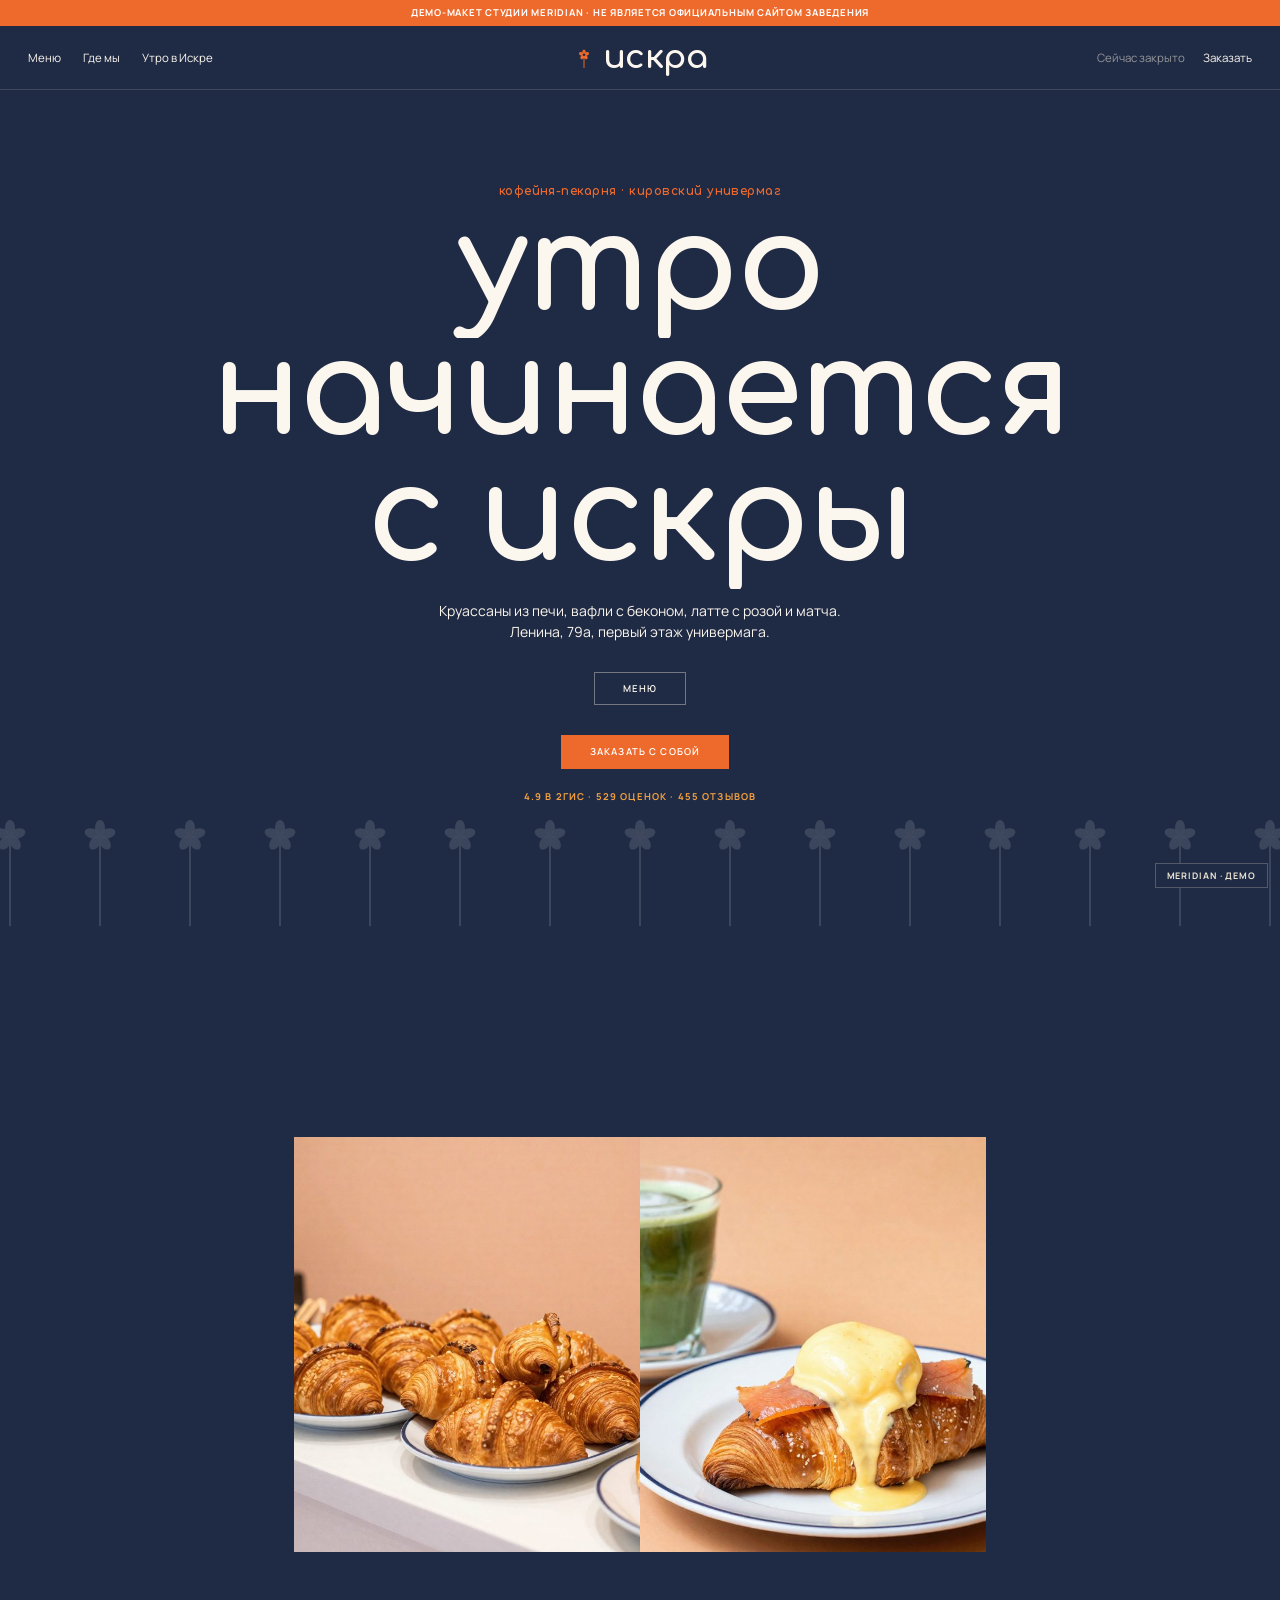
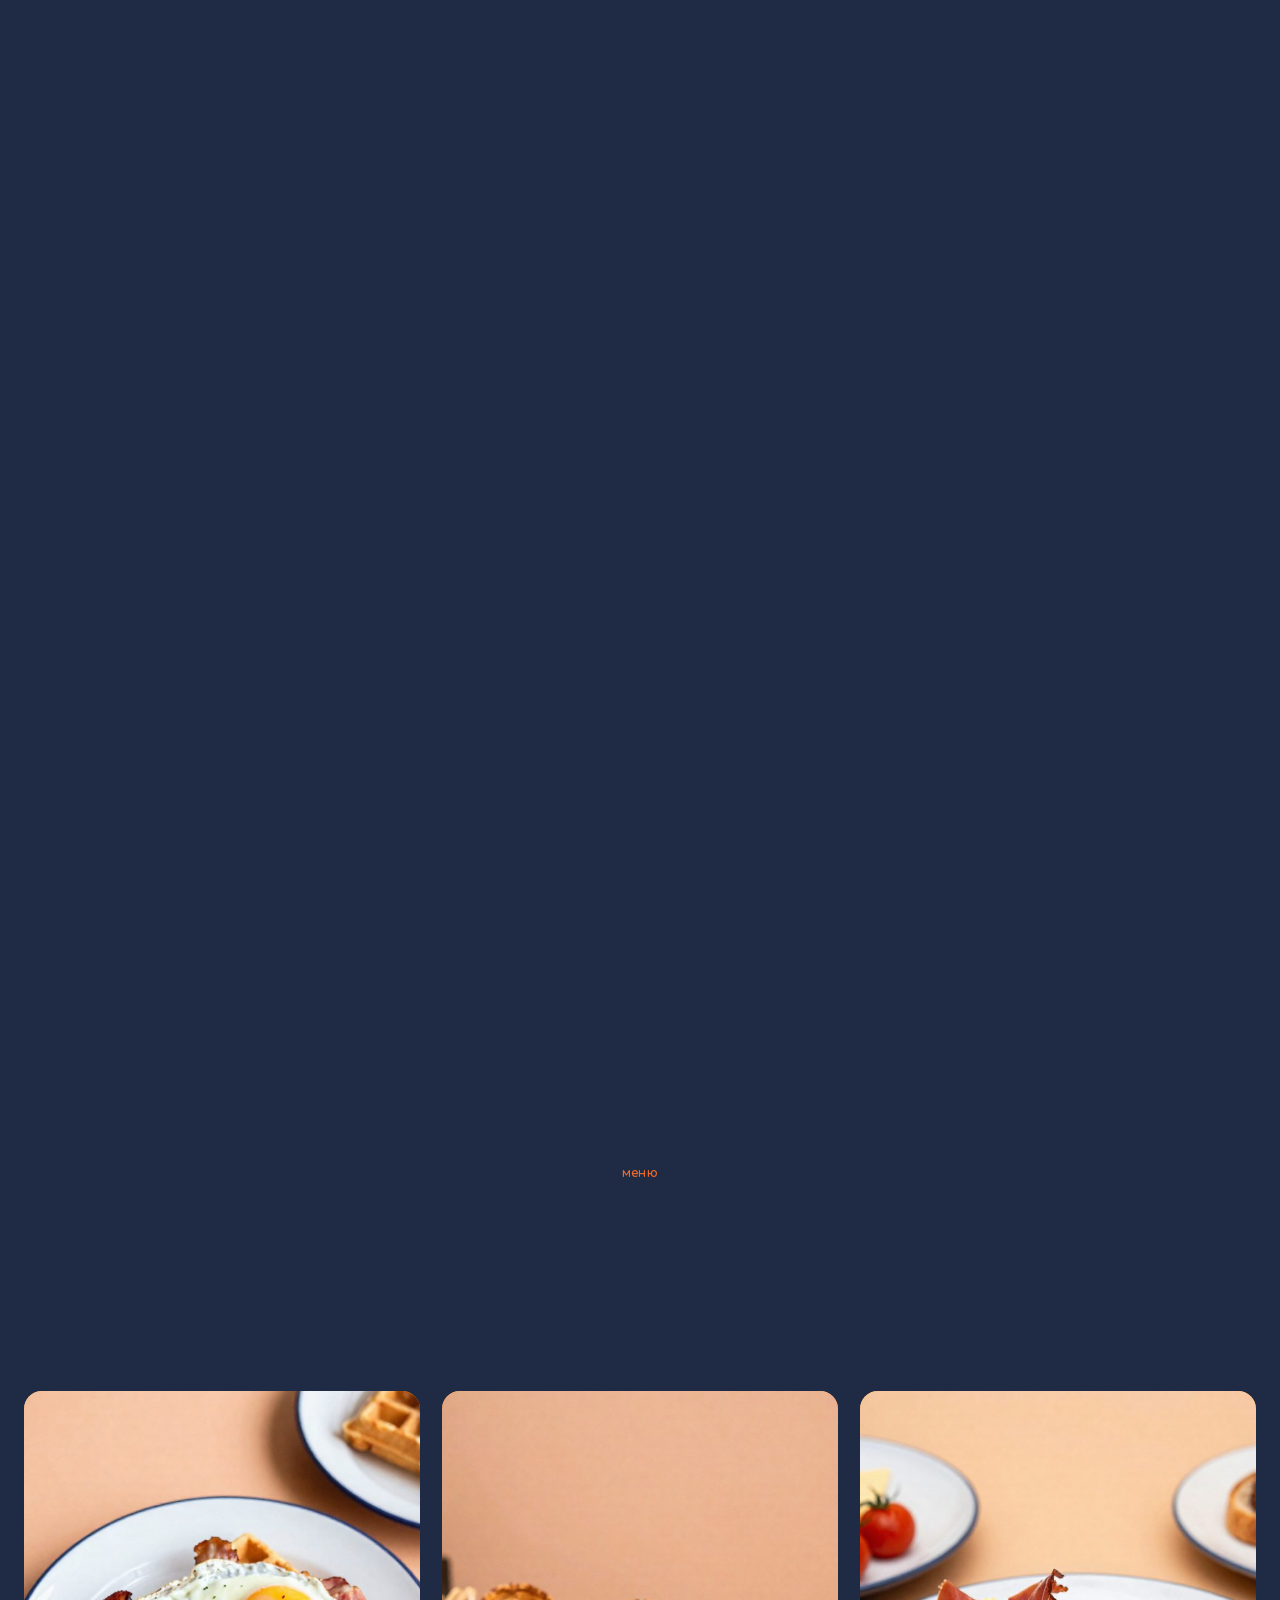
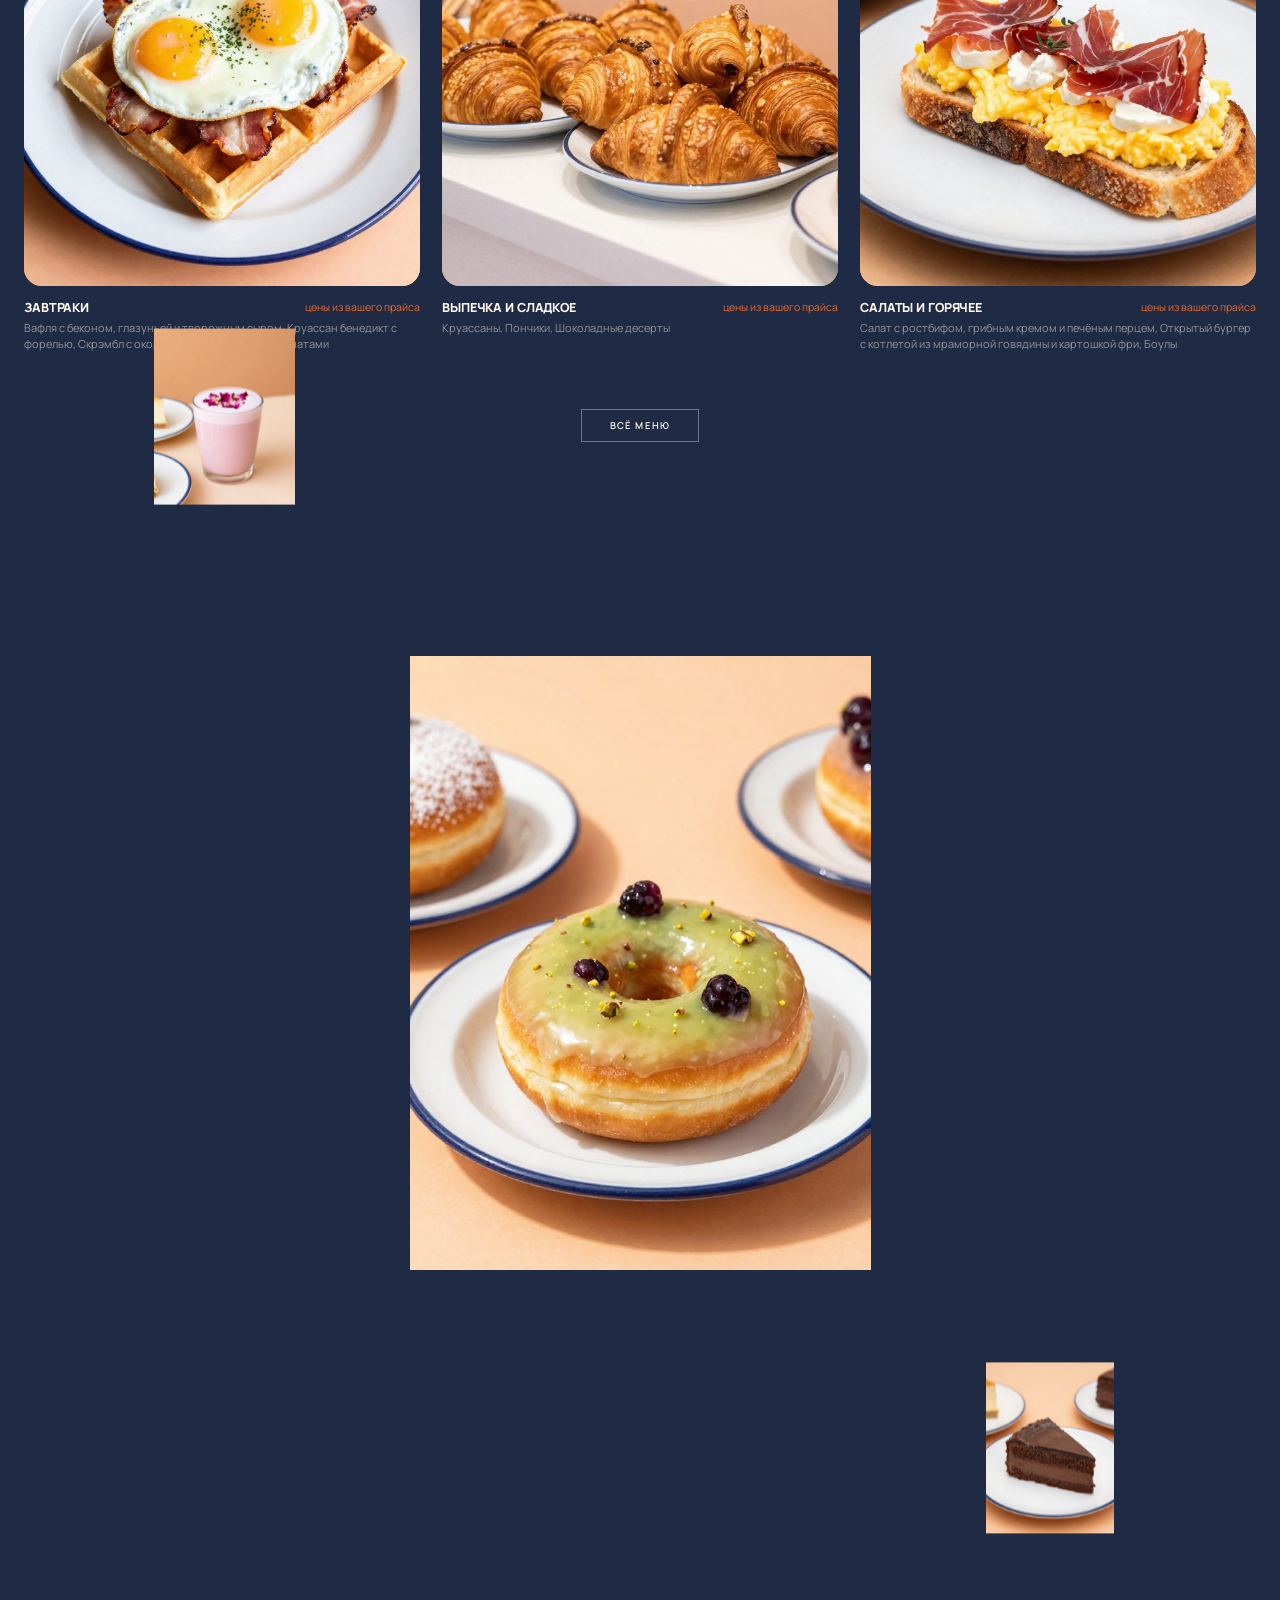
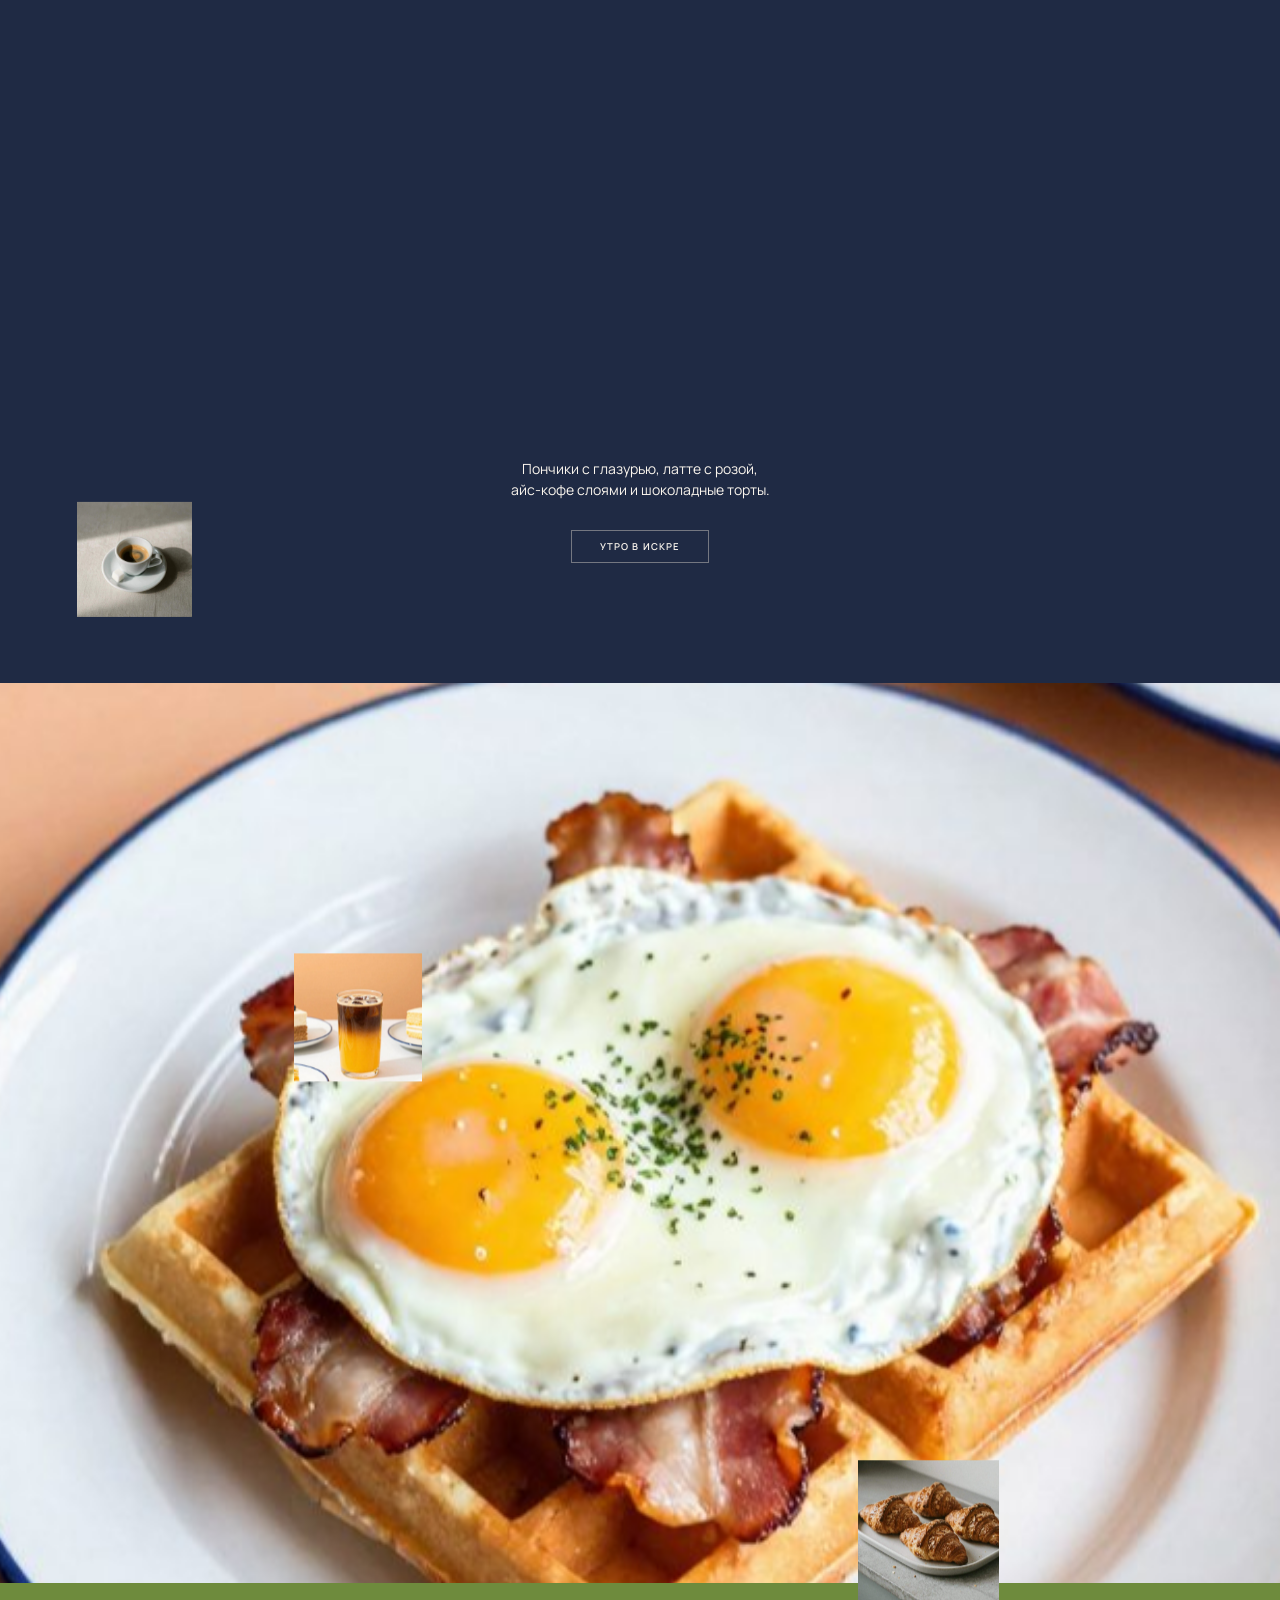
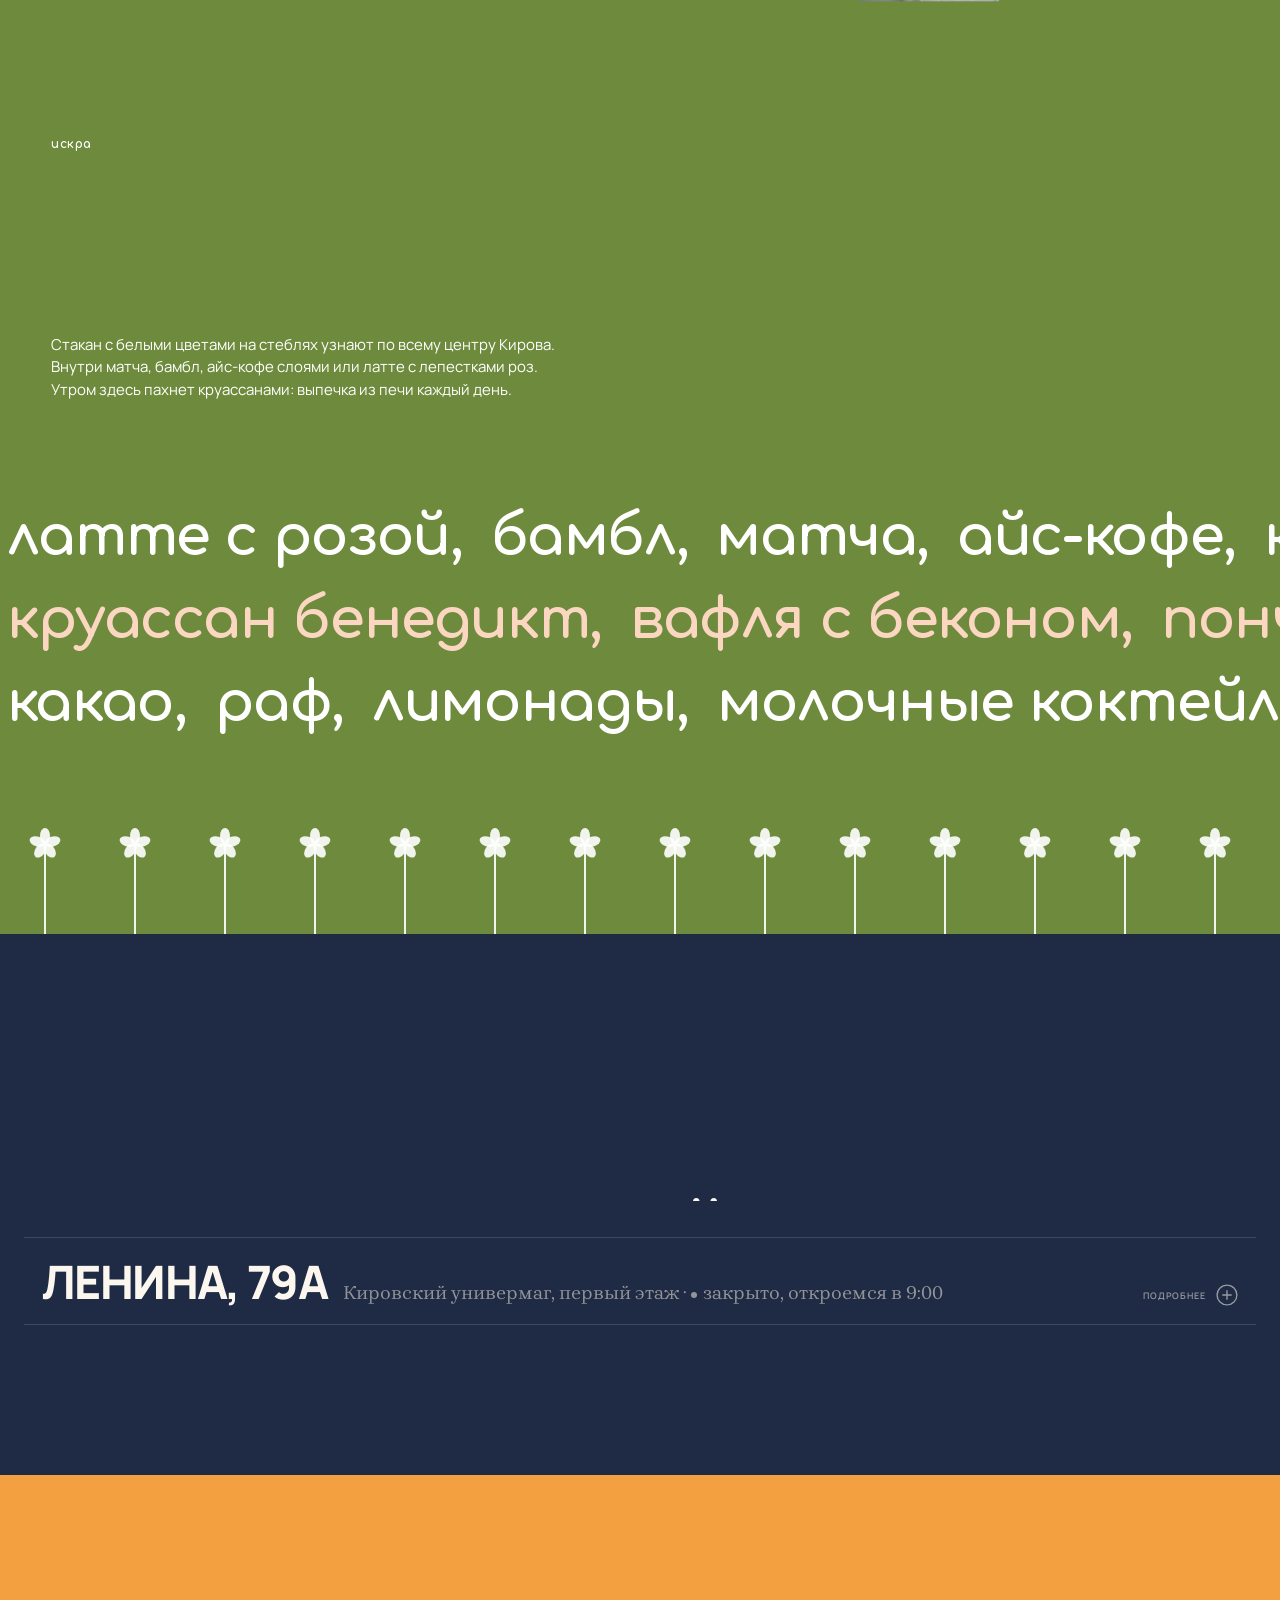
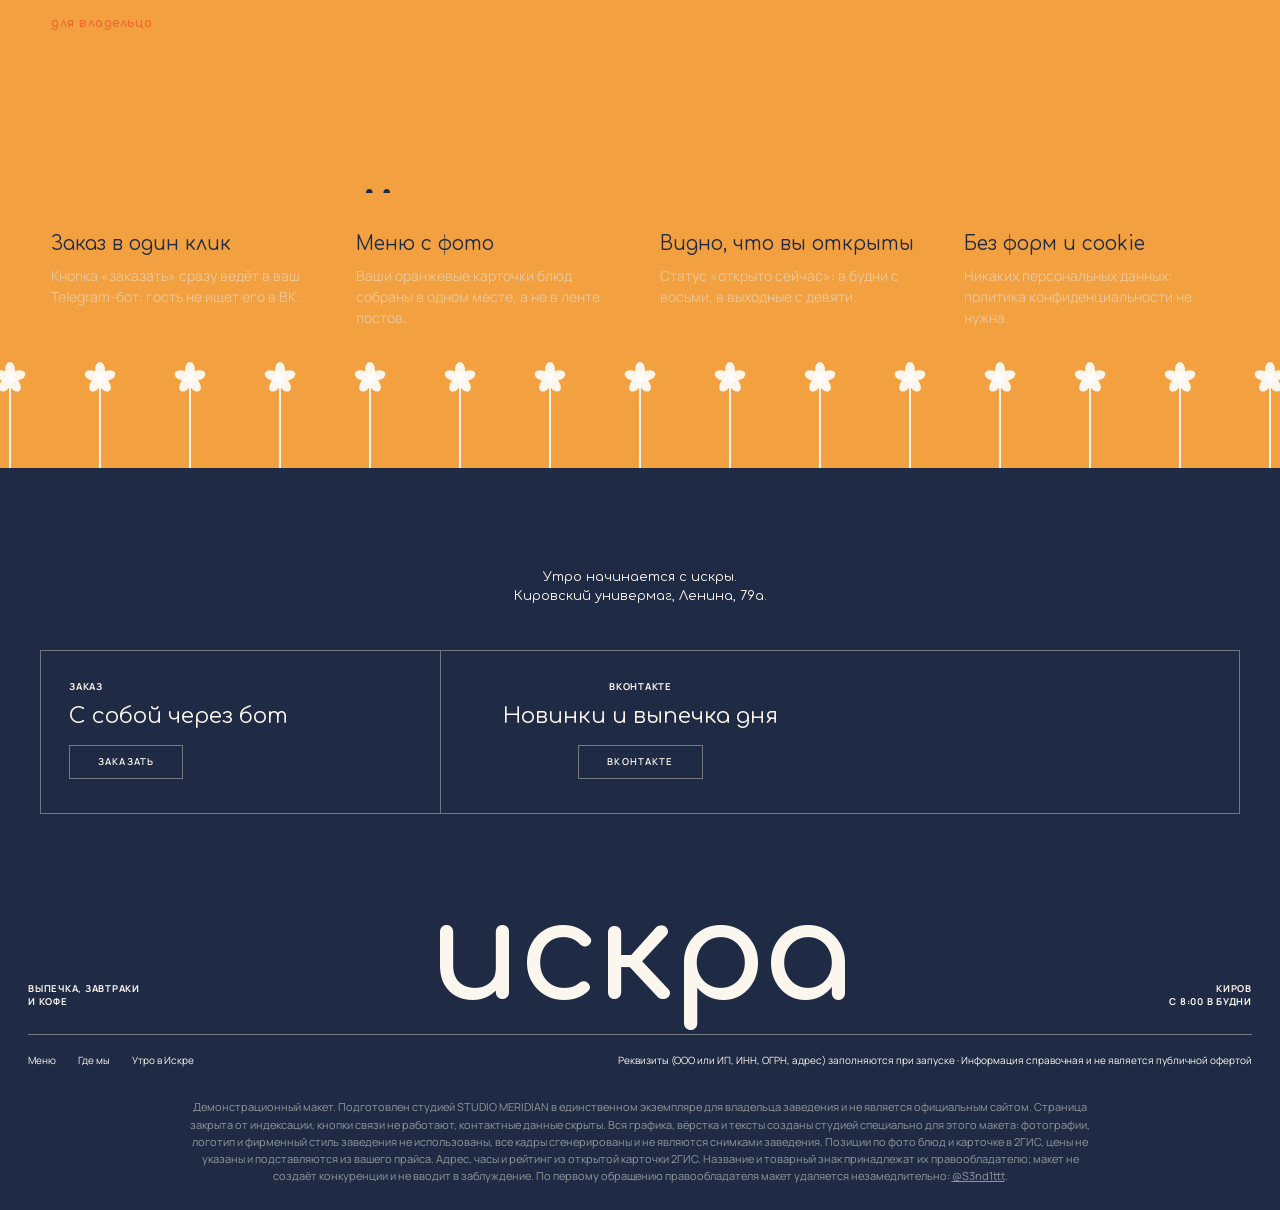
<file: index.html>
<!DOCTYPE html>
<html lang="ru" data-v="1" data-base="" class="nojs" data-tone="g">
<head>
<meta charset="UTF-8">
<meta name="viewport" content="width=device-width, initial-scale=1, viewport-fit=cover">
<meta name="robots" content="noindex, nofollow">
<title>Демо-макет сайта · STUDIO MERIDIAN</title>
<meta name="description" content="Демо-макет сайта для кофейни-пекарни «Искра» в Кирове: выпечка, завтраки, матча и латте с розой.">
<meta name="theme-color" content="#1F2A44">
<meta property="og:type" content="website">
<meta property="og:title" content="Демо-макет сайта · STUDIO MERIDIAN">
<meta property="og:description" content="Демо-макет сайта для кофейни-пекарни «Искра» в Кирове: выпечка, завтраки, матча и латте с розой.">
<meta property="og:url" content="https://iskra.meridianstud.ru/">
<meta property="og:image" content="https://iskra.meridianstud.ru/img/og.jpg?v=1">
<link rel="icon" href="data:image/svg+xml,%3Csvg xmlns='http://www.w3.org/2000/svg' viewBox='0 0 40 40'%3E%3Crect width='40' height='40' rx='8' fill='%23EE6A2C'/%3E%3Ccircle cx='20' cy='15' r='6' fill='%23fff'/%3E%3Cpath d='M20 21v13' stroke='%23fff' stroke-width='2.4'/%3E%3C/svg%3E">
<link rel="preload" href="fonts/comfortaa-cyrillic.woff2" as="font" type="font/woff2" crossorigin>
<link rel="preload" href="fonts/manrope.woff2" as="font" type="font/woff2" crossorigin>
<link rel="stylesheet" href="skin.css?v=855cb3a8">
<link rel="stylesheet" href="venue.css?v=39aa8b11">
<noscript><style>.curtain{display:none}</style></noscript>
</head>
<body>
<p class="demo-strip">Демо-макет студии MERIDIAN · не является официальным сайтом заведения</p>
<div class="curtain" aria-hidden="true"><p class="wm"><span style="--i:0">и</span><span style="--i:1">с</span><span style="--i:2">к</span><span style="--i:3">р</span><span style="--i:4">а</span></p><div class="pic"><div class="pi"><img src="img/h-iskra.jpg?v=1" alt="" decoding="async" width="1152" height="768"></div></div></div>
<div class="veil" aria-hidden="true"></div>
<header class="top">
  <nav class="nav" aria-label="Разделы"><a href="menu/">Меню</a><a href="gde/">Где мы</a><a href="den/">Утро в Искре</a></nav>
  <button class="burger" type="button" aria-expanded="false" aria-controls="menu">Меню</button>
  <a class="logo" href="" aria-label="Искра, на главную"><svg class="lamp" viewBox="0 0 40 40" aria-hidden="true"><g fill="currentColor"><ellipse cx="20" cy="9" rx="3.2" ry="4.6" transform="rotate(0 20 14)"/><ellipse cx="20" cy="9" rx="3.2" ry="4.6" transform="rotate(72 20 14)"/><ellipse cx="20" cy="9" rx="3.2" ry="4.6" transform="rotate(144 20 14)"/><ellipse cx="20" cy="9" rx="3.2" ry="4.6" transform="rotate(216 20 14)"/><ellipse cx="20" cy="9" rx="3.2" ry="4.6" transform="rotate(288 20 14)"/><circle cx="20" cy="14" r="2.4" fill="var(--bg,#fff)"/></g><path d="M20 19v19" stroke="currentColor" stroke-width="1.8"/></svg><span>искра</span></a>
  <div class="right"><span class="now" data-now></span><button type="button" data-hint="В рабочей версии кнопка открывает ваш Telegram-бот заказов.">Заказать</button></div>
</header>
<div class="menu" id="menu" hidden><nav aria-label="Меню"><a href="menu/">Меню</a><a href="gde/">Где мы</a><a href="den/">Утро в Искре</a></nav></div>
<main>

  <section class="hero" data-bg="g">
    <p class="kick">Кофейня-пекарня · Кировский универмаг</p>
    <h1 class="cap xxl rv"><span class="ln"><span>утро</span></span><span class="ln"><span>начинается</span></span><span class="ln"><span>с искры</span></span></h1>
    <p class="lead rv-f">Круассаны из печи, вафли с беконом, латте с розой и матча.<br>Ленина, 79а, первый этаж универмага.</p>
    <a class="btn rv-f" href="menu/">Меню</a><button class="btn rv-f ghost" type="button" data-hint="В рабочей версии кнопка открывает ваш Telegram-бот заказов.">Заказать с собой</button>
    <p class="award rv-f">4.9 в 2ГИС · 529 оценок · 455 отзывов</p>
  </section>
  <section class="duo" data-bg="g" aria-label="Пекарня">
    <div class="stick"><div class="pair"><figure class="px"><img src="img/i-croissant.jpg?v=1" alt="Корзина свежих круассанов" decoding="async" width="704" height="880"></figure><figure class="px"><img src="img/h-iskra.jpg?v=1" alt="Круассан бенедикт с форелью и зелёная матча" decoding="async" width="1152" height="768"></figure></div></div>
  </section>
  <section class="ranges" data-bg="p">
    <p class="kick">Меню</p>
    <h2 class="cap l rv"><span class="ln"><span>что</span></span><span class="ln"><span>в печи</span></span></h2>
    <div class="grid"><a class="card" href="menu/#zavtrak"><span class="ph sd"><img src="img/i-waffle.jpg?v=1" alt="Завтраки" loading="lazy" decoding="async" width="704" height="880"></span><span class="meta"><b>Завтраки</b><span class="pr">цены из вашего прайса</span><small>Вафля с беконом, глазуньей и творожным сыром, Круассан бенедикт с форелью, Скрэмбл с окороком, страчателлой и томатами</small></span></a><a class="card" href="menu/#bakery"><span class="ph sd"><img src="img/i-croissant.jpg?v=1" alt="Выпечка и сладкое" loading="lazy" decoding="async" width="704" height="880"></span><span class="meta"><b>Выпечка и сладкое</b><span class="pr">цены из вашего прайса</span><small>Круассаны, Пончики, Шоколадные десерты</small></span></a><a class="card" href="menu/#eda"><span class="ph sd"><img src="img/i-scramble.jpg?v=1" alt="Салаты и горячее" loading="lazy" decoding="async" width="704" height="880"></span><span class="meta"><b>Салаты и горячее</b><span class="pr">цены из вашего прайса</span><small>Салат с ростбифом, грибным кремом и печёным перцем, Открытый бургер с котлетой из мраморной говядины и картошкой фри, Боулы</small></span></a></div>
    <a class="btn" href="menu/">Всё меню</a>
  </section>
  <section class="collage" data-bg="g">
    <div class="fl"><figure class="c0" data-s="0"><img src="img/i-donut.jpg?v=1" alt="Пончики с фисташковой и ягодной глазурью" loading="lazy" decoding="async" width="704" height="880"></figure><figure class="c1" data-s="-.35"><img src="img/i-rose.jpg?v=1" alt="" loading="lazy" decoding="async" width="704" height="880"></figure><figure class="c2" data-s=".45"><img src="img/i-praga.jpg?v=1" alt="" loading="lazy" decoding="async" width="704" height="880"></figure><figure class="c3" data-s=".75"><img src="img/i-iced.jpg?v=1" alt="" loading="lazy" decoding="async" width="704" height="880"></figure><figure class="c4" data-s="1.05"><img src="img/i-bakery.jpg?v=1" alt="" loading="lazy" decoding="async" width="1280" height="960"></figure><figure class="c5" data-s=".6"><img src="img/i-espresso.jpg?v=1" alt="" loading="lazy" decoding="async" width="1280" height="1280"></figure></div>
    <div class="say">
      <h2 class="cap l rv"><span class="ln"><span>сладкое</span></span><span class="ln"><span>и не только</span></span></h2>
      <p class="lead">Пончики с глазурью, латте с розой,<br>айс-кофе слоями и шоколадные торты.</p>
      <a class="btn" href="den/">Утро в Искре</a>
    </div>
  </section>
  <section class="roast" data-bg="g" aria-label="Вафля с беконом и глазуньей">
    <div class="wide"><img src="img/i-waffle.jpg?v=1" alt="Вафля с беконом и глазуньей" loading="lazy" decoding="async" width="704" height="880"></div>
  </section>
  <section class="polka" data-bg="l">
    <div class="pg">
      <div class="engs"></div>
      <div><p class="kick">Искра</p><h2 class="cap l rv"><span class="ln"><span>цветы</span></span><span class="ln"><span>на стаканах</span></span></h2><p class="lead">Стакан с белыми цветами на стеблях узнают по всему центру Кирова. Внутри матча, бамбл, айс-кофе слоями или латте с лепестками роз. Утром здесь пахнет круассанами: выпечка из печи каждый день.</p></div>
    </div>
    <div class="mqs" aria-label="Напитки Искры"><div class="mq"><div class="mqi"><span class="tr">латте с розой,</span> <span class="tr">бамбл,</span> <span class="tr">матча,</span> <span class="tr">айс-кофе,</span> <span class="tr">круассан бенедикт,</span> <span class="tr">вафля с беконом,</span> <span class="tr">пончики,</span> <span class="tr">скрэмбл,</span> <span class="tr">какао,</span> <span class="tr">раф,</span> <span class="tr">лимонады,</span> <span class="tr">молочные коктейли,</span> <span class="tr">латте с розой,</span> <span class="tr">бамбл,</span> <span class="tr">матча,</span> <span class="tr">айс-кофе,</span> <span class="tr">круассан бенедикт,</span> <span class="tr">вафля с беконом,</span> <span class="tr">пончики,</span> <span class="tr">скрэмбл,</span> <span class="tr">какао,</span> <span class="tr">раф,</span> <span class="tr">лимонады,</span> <span class="tr">молочные коктейли,</span></div></div><div class="mq rev"><div class="mqi"><span class="tr">круассан бенедикт,</span> <span class="tr">вафля с беконом,</span> <span class="tr">пончики,</span> <span class="tr">скрэмбл,</span> <span class="tr">какао,</span> <span class="tr">раф,</span> <span class="tr">лимонады,</span> <span class="tr">молочные коктейли,</span> <span class="tr">латте с розой,</span> <span class="tr">бамбл,</span> <span class="tr">матча,</span> <span class="tr">айс-кофе,</span> <span class="tr">круассан бенедикт,</span> <span class="tr">вафля с беконом,</span> <span class="tr">пончики,</span> <span class="tr">скрэмбл,</span> <span class="tr">какао,</span> <span class="tr">раф,</span> <span class="tr">лимонады,</span> <span class="tr">молочные коктейли,</span> <span class="tr">латте с розой,</span> <span class="tr">бамбл,</span> <span class="tr">матча,</span> <span class="tr">айс-кофе,</span></div></div><div class="mq"><div class="mqi"><span class="tr">какао,</span> <span class="tr">раф,</span> <span class="tr">лимонады,</span> <span class="tr">молочные коктейли,</span> <span class="tr">латте с розой,</span> <span class="tr">бамбл,</span> <span class="tr">матча,</span> <span class="tr">айс-кофе,</span> <span class="tr">круассан бенедикт,</span> <span class="tr">вафля с беконом,</span> <span class="tr">пончики,</span> <span class="tr">скрэмбл,</span> <span class="tr">какао,</span> <span class="tr">раф,</span> <span class="tr">лимонады,</span> <span class="tr">молочные коктейли,</span> <span class="tr">латте с розой,</span> <span class="tr">бамбл,</span> <span class="tr">матча,</span> <span class="tr">айс-кофе,</span> <span class="tr">круассан бенедикт,</span> <span class="tr">вафля с беконом,</span> <span class="tr">пончики,</span> <span class="tr">скрэмбл,</span></div></div></div>
  </section>
  <section class="stores" data-bg="g">
    <h2 class="cap l rv"><span class="ln"><span>где</span></span><span class="ln"><span>нас найти</span></span></h2>
    <div class="rows">
      <div class="ex">
        <button class="row" type="button" aria-expanded="false" aria-controls="st0"><b>Ленина, 79а</b><span class="ad">Кировский универмаг, первый этаж · <span class="st" data-open="8" data-close="21" data-open-we="9" data-close-we="21"></span></span><span class="more">подробнее <svg viewBox="0 0 16 16" aria-hidden="true"><circle cx="8" cy="8" r="7.2" fill="none" stroke="currentColor"/><path d="M8 4.6v6.8M4.6 8h6.8" stroke="currentColor"/></svg></span></button>
        <div class="exb" id="st0"><div class="exi">
          <div class="drag" data-drag><figure><img src="img/i-croissant.jpg?v=1" alt="" loading="lazy" decoding="async" width="704" height="880"></figure><figure><img src="img/i-hall.jpg?v=1" alt="" loading="lazy" decoding="async" width="960" height="1280"></figure><figure><img src="img/i-counter.jpg?v=1" alt="" loading="lazy" decoding="async" width="960" height="1280"></figure>
            <div class="info"><p class="it">Пекарня и кофейня на первом этаже универмага: выпечка с утра, завтраки, вафли, бамбл и матча.</p><p class="k">пн‑пт с 8:00 до 21:00 · сб и вс с 9:00 до 21:00 · 4.9 в 2ГИС, 529 оценок</p><a class="btn" href="gde/#univermag">Как добраться</a></div>
          </div>
        </div></div>
      </div></div>
  </section>
  <section class="gives" data-bg="k">
    <p class="kick">Для владельца</p>
    <h2 class="cap l rv"><span class="ln"><span>Что даёт</span></span><span class="ln"><span>этот сайт</span></span></h2>
    <div class="gv"><div><b>Заказ в один клик</b><p>Кнопка «заказать» сразу ведёт в ваш Telegram-бот: гость не ищет его в ВК.</p></div><div><b>Меню с фото</b><p>Ваши оранжевые карточки блюд собраны в одном месте, а не в ленте постов.</p></div><div><b>Видно, что вы открыты</b><p>Статус «открыто сейчас»: в будни с восьми, в выходные с девяти.</p></div><div><b>Без форм и cookie</b><p>Никаких персональных данных: политика конфиденциальности не нужна.</p></div></div>
  </section>
</main>
<footer class="foot" data-bg="g">
  <p class="quote">Утро начинается с искры.<br>Кировский универмаг, Ленина, 79а.</p>
  <div class="boxes"><div class="box"><p class="k">Заказ</p><p class="it">С собой через бот</p><button class="btn" type="button" data-hint="В рабочей версии здесь ваш Telegram-бот заказов.">Заказать</button></div><div class="box"><p class="k">ВКонтакте</p><p class="it">Новинки и выпечка дня</p><button class="btn" type="button" data-hint="В рабочей версии здесь ваша группа ВКонтакте.">ВКонтакте</button></div></div>
  <div class="sig"><p class="k">Выпечка, завтраки<br>и кофе</p><p class="wm" aria-hidden="true">искра</p><p class="k r">Киров<br>с 8:00 в будни</p></div>
  <div class="fine">
    <span><a href="menu/">Меню</a><a href="gde/">Где мы</a><a href="den/">Утро в Искре</a></span>
    <span>Реквизиты (ООО или ИП, ИНН, ОГРН, адрес) заполняются при запуске · Информация справочная и не является публичной офертой</span>
  </div>
  <p class="note">Демонстрационный макет. Подготовлен студией STUDIO MERIDIAN в единственном экземпляре для владельца заведения и не является официальным сайтом. Страница закрыта от индексации, кнопки связи не работают, контактные данные скрыты. Вся графика, вёрстка и тексты созданы студией специально для этого макета: фотографии, логотип и фирменный стиль заведения не использованы, все кадры сгенерированы и не являются снимками заведения. Позиции по фото блюд и карточке в 2ГИС, цены не указаны и подставляются из вашего прайса. Адрес, часы и рейтинг из открытой карточки 2ГИС. Название и товарный знак принадлежат их правообладателю; макет не создаёт конкуренции и не вводит в заблуждение. По первому обращению правообладателя макет удаляется незамедлительно: <a href="https://t.me/S3nd1ttt" target="_blank" rel="noopener">@S3nd1ttt</a>.</p>
</footer>
<div class="toast" role="status" aria-live="polite" hidden></div>
<a class="mer-badge" href="https://t.me/S3nd1ttt" target="_blank" rel="noopener">MERIDIAN · Демо</a>
<script src="skin.js?v=9ecd316b"></script>
</body>
</html>
</file>
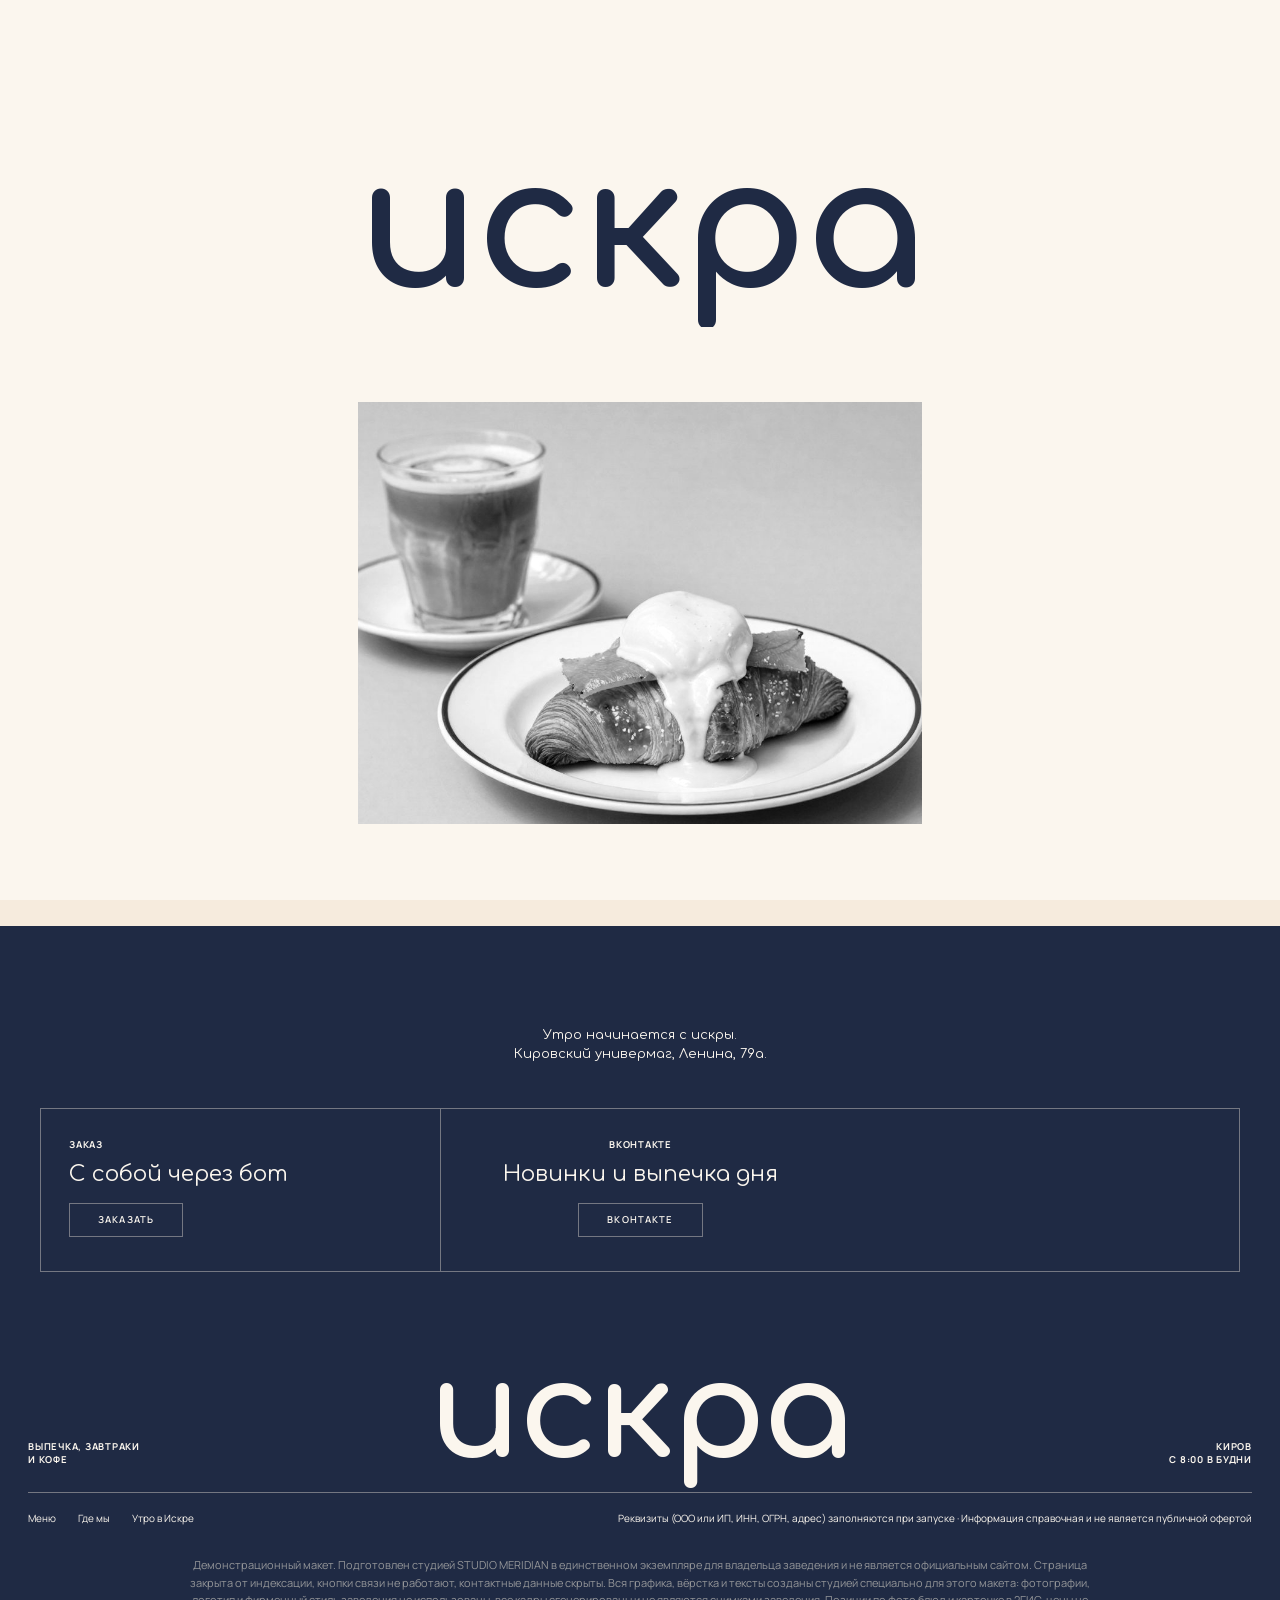
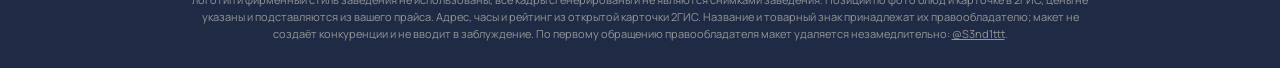
<file: 404/index.html>
<!DOCTYPE html>
<html lang="ru" data-v="1" data-base="../" class="nojs" data-tone="l">
<head>
<meta charset="UTF-8">
<meta name="viewport" content="width=device-width, initial-scale=1, viewport-fit=cover">
<meta name="robots" content="noindex, nofollow">
<title>Страница не найдена · Демо-макет сайта · STUDIO MERIDIAN</title>
<meta name="description" content="Такой страницы нет.">
<meta name="theme-color" content="#1F2A44">
<meta property="og:type" content="website">
<meta property="og:title" content="Демо-макет сайта · STUDIO MERIDIAN">
<meta property="og:description" content="Такой страницы нет.">
<meta property="og:url" content="https://iskra.meridianstud.ru/404/">
<meta property="og:image" content="https://iskra.meridianstud.ru/img/og.jpg?v=1">
<link rel="icon" href="data:image/svg+xml,%3Csvg xmlns='http://www.w3.org/2000/svg' viewBox='0 0 40 40'%3E%3Crect width='40' height='40' rx='8' fill='%23EE6A2C'/%3E%3Ccircle cx='20' cy='15' r='6' fill='%23fff'/%3E%3Cpath d='M20 21v13' stroke='%23fff' stroke-width='2.4'/%3E%3C/svg%3E">
<link rel="preload" href="../fonts/comfortaa-cyrillic.woff2" as="font" type="font/woff2" crossorigin>
<link rel="preload" href="../fonts/manrope.woff2" as="font" type="font/woff2" crossorigin>
<link rel="stylesheet" href="../skin.css?v=855cb3a8">
<link rel="stylesheet" href="../venue.css?v=39aa8b11">
<noscript><style>.curtain{display:none}</style></noscript>
</head>
<body>
<p class="demo-strip">Демо-макет студии MERIDIAN · не является официальным сайтом заведения</p>
<div class="curtain" aria-hidden="true"><p class="wm"><span style="--i:0">и</span><span style="--i:1">с</span><span style="--i:2">к</span><span style="--i:3">р</span><span style="--i:4">а</span></p><div class="pic"><div class="pi"><img src="../img/h-iskra.jpg?v=1" alt="" decoding="async" width="1152" height="768"></div></div></div>
<div class="veil" aria-hidden="true"></div>
<header class="top">
  <nav class="nav" aria-label="Разделы"><a href="../menu/">Меню</a><a href="../gde/">Где мы</a><a href="../den/">Утро в Искре</a></nav>
  <button class="burger" type="button" aria-expanded="false" aria-controls="menu">Меню</button>
  <a class="logo" href="../" aria-label="Искра, на главную"><svg class="lamp" viewBox="0 0 40 40" aria-hidden="true"><g fill="currentColor"><ellipse cx="20" cy="9" rx="3.2" ry="4.6" transform="rotate(0 20 14)"/><ellipse cx="20" cy="9" rx="3.2" ry="4.6" transform="rotate(72 20 14)"/><ellipse cx="20" cy="9" rx="3.2" ry="4.6" transform="rotate(144 20 14)"/><ellipse cx="20" cy="9" rx="3.2" ry="4.6" transform="rotate(216 20 14)"/><ellipse cx="20" cy="9" rx="3.2" ry="4.6" transform="rotate(288 20 14)"/><circle cx="20" cy="14" r="2.4" fill="var(--bg,#fff)"/></g><path d="M20 19v19" stroke="currentColor" stroke-width="1.8"/></svg><span>искра</span></a>
  <div class="right"><span class="now" data-now></span><button type="button" data-hint="В рабочей версии кнопка открывает ваш Telegram-бот заказов.">Заказать</button></div>
</header>
<div class="menu" id="menu" hidden><nav aria-label="Меню"><a href="../menu/">Меню</a><a href="../gde/">Где мы</a><a href="../den/">Утро в Искре</a></nav></div>
<main class="nf" data-bg="l">

  <h1 class="cap xxl rv"><span class="ln"><span>404</span></span><span class="ln"><span>Не найдено</span></span></h1>
  <p class="lead">Такой страницы нет. Зато круассаны уже из печи.</p>
  <a class="btn dark" href="../">На главную</a>
</main>
<footer class="foot" data-bg="g">
  <p class="quote">Утро начинается с искры.<br>Кировский универмаг, Ленина, 79а.</p>
  <div class="boxes"><div class="box"><p class="k">Заказ</p><p class="it">С собой через бот</p><button class="btn" type="button" data-hint="В рабочей версии здесь ваш Telegram-бот заказов.">Заказать</button></div><div class="box"><p class="k">ВКонтакте</p><p class="it">Новинки и выпечка дня</p><button class="btn" type="button" data-hint="В рабочей версии здесь ваша группа ВКонтакте.">ВКонтакте</button></div></div>
  <div class="sig"><p class="k">Выпечка, завтраки<br>и кофе</p><p class="wm" aria-hidden="true">искра</p><p class="k r">Киров<br>с 8:00 в будни</p></div>
  <div class="fine">
    <span><a href="../menu/">Меню</a><a href="../gde/">Где мы</a><a href="../den/">Утро в Искре</a></span>
    <span>Реквизиты (ООО или ИП, ИНН, ОГРН, адрес) заполняются при запуске · Информация справочная и не является публичной офертой</span>
  </div>
  <p class="note">Демонстрационный макет. Подготовлен студией STUDIO MERIDIAN в единственном экземпляре для владельца заведения и не является официальным сайтом. Страница закрыта от индексации, кнопки связи не работают, контактные данные скрыты. Вся графика, вёрстка и тексты созданы студией специально для этого макета: фотографии, логотип и фирменный стиль заведения не использованы, все кадры сгенерированы и не являются снимками заведения. Позиции по фото блюд и карточке в 2ГИС, цены не указаны и подставляются из вашего прайса. Адрес, часы и рейтинг из открытой карточки 2ГИС. Название и товарный знак принадлежат их правообладателю; макет не создаёт конкуренции и не вводит в заблуждение. По первому обращению правообладателя макет удаляется незамедлительно: <a href="https://t.me/S3nd1ttt" target="_blank" rel="noopener">@S3nd1ttt</a>.</p>
</footer>
<div class="toast" role="status" aria-live="polite" hidden></div>
<a class="mer-badge" href="https://t.me/S3nd1ttt" target="_blank" rel="noopener">MERIDIAN · Демо</a>
<script src="../skin.js?v=9ecd316b"></script>
</body>
</html>
</file>
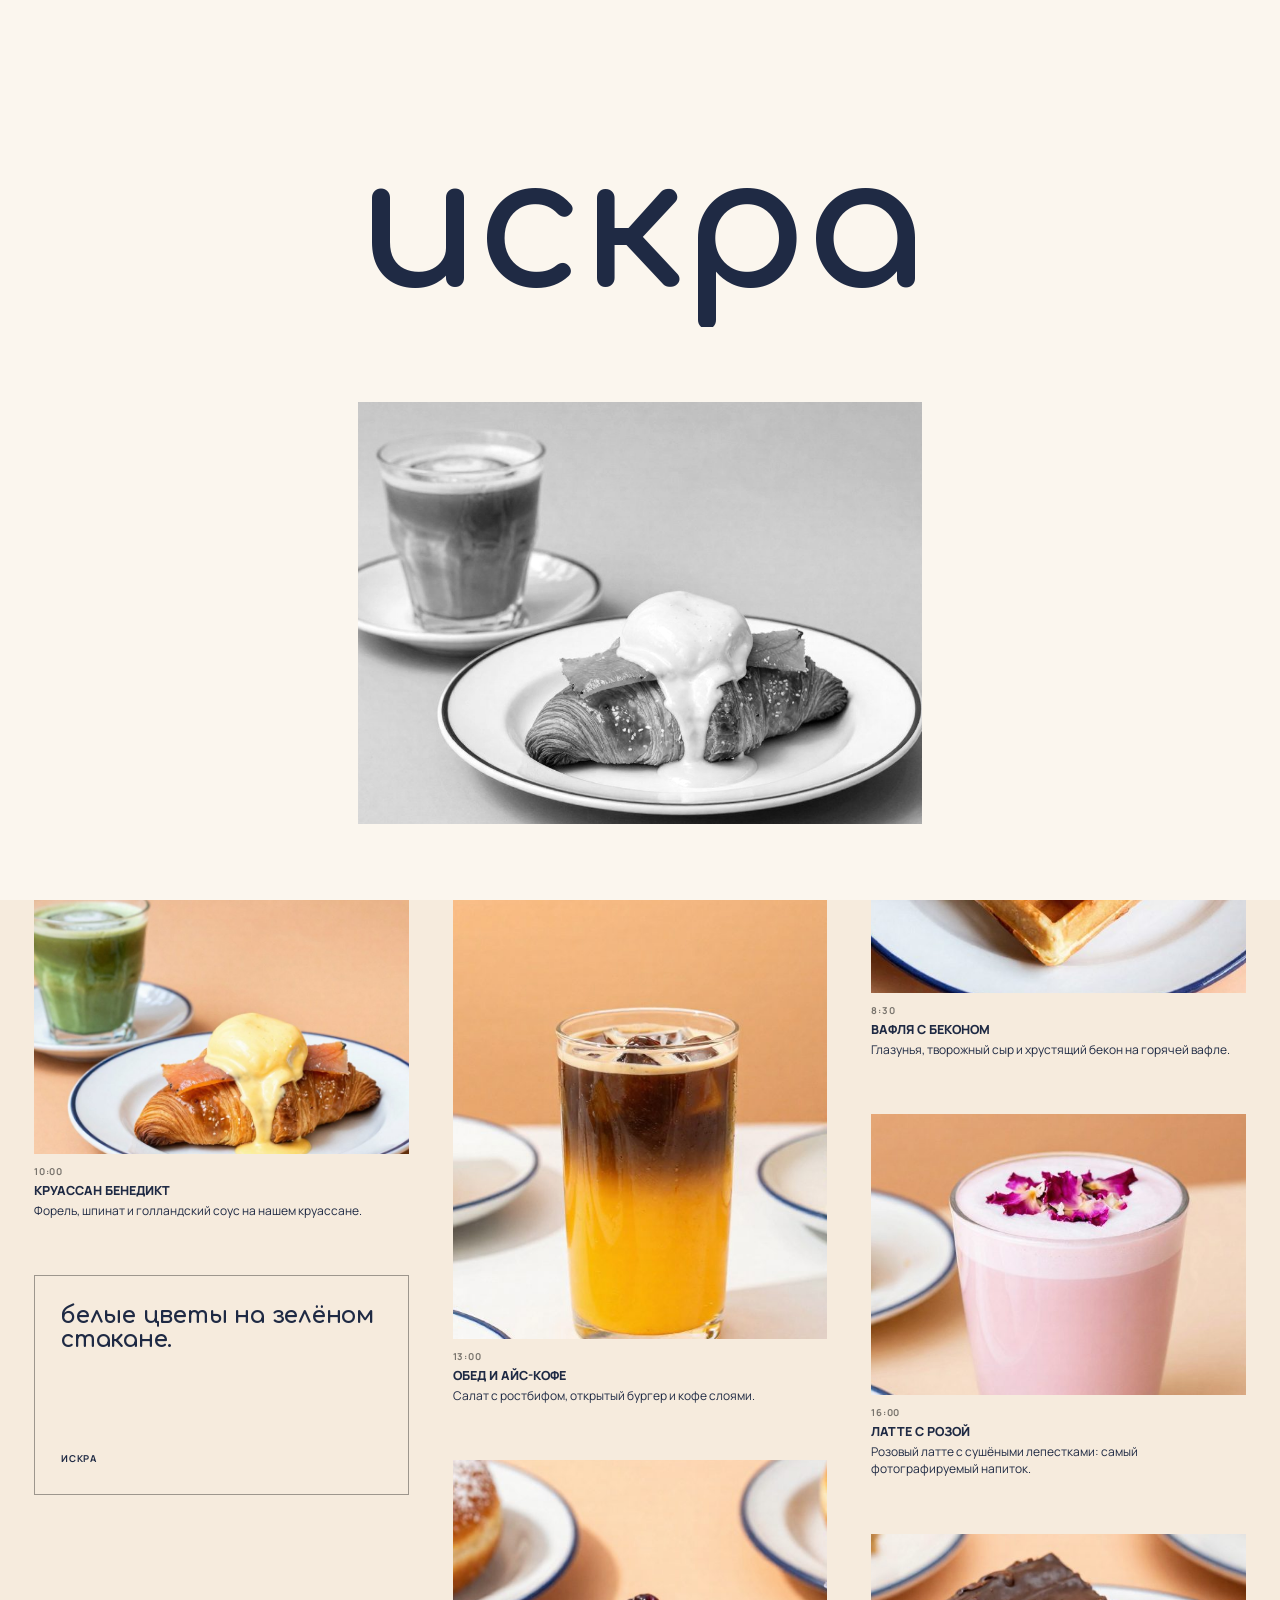
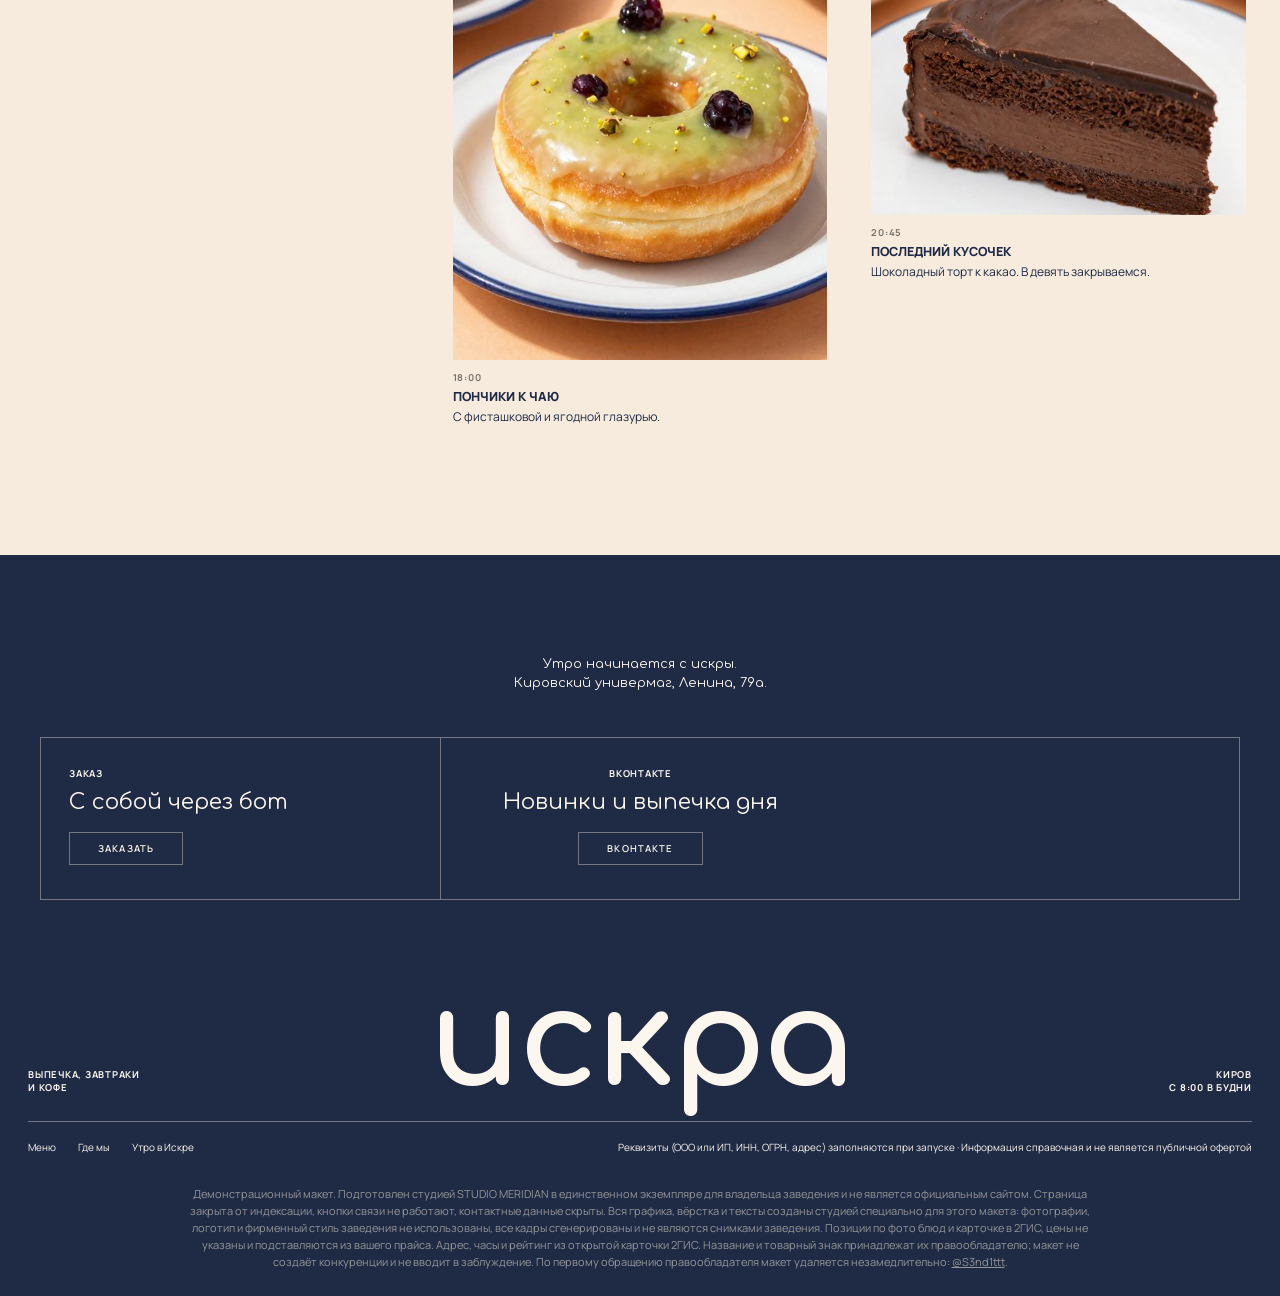
<file: den/index.html>
<!DOCTYPE html>
<html lang="ru" data-v="1" data-base="../" class="nojs" data-tone="l">
<head>
<meta charset="UTF-8">
<meta name="viewport" content="width=device-width, initial-scale=1, viewport-fit=cover">
<meta name="robots" content="noindex, nofollow">
<title>утро в Искре · Демо-макет сайта · STUDIO MERIDIAN</title>
<meta name="description" content="Один обычный день кофейни-пекарни «Искра».">
<meta name="theme-color" content="#1F2A44">
<meta property="og:type" content="website">
<meta property="og:title" content="Демо-макет сайта · STUDIO MERIDIAN">
<meta property="og:description" content="Один обычный день кофейни-пекарни «Искра».">
<meta property="og:url" content="https://iskra.meridianstud.ru/den/">
<meta property="og:image" content="https://iskra.meridianstud.ru/img/og.jpg?v=1">
<link rel="icon" href="data:image/svg+xml,%3Csvg xmlns='http://www.w3.org/2000/svg' viewBox='0 0 40 40'%3E%3Crect width='40' height='40' rx='8' fill='%23EE6A2C'/%3E%3Ccircle cx='20' cy='15' r='6' fill='%23fff'/%3E%3Cpath d='M20 21v13' stroke='%23fff' stroke-width='2.4'/%3E%3C/svg%3E">
<link rel="preload" href="../fonts/comfortaa-cyrillic.woff2" as="font" type="font/woff2" crossorigin>
<link rel="preload" href="../fonts/manrope.woff2" as="font" type="font/woff2" crossorigin>
<link rel="stylesheet" href="../skin.css?v=855cb3a8">
<link rel="stylesheet" href="../venue.css?v=39aa8b11">
<noscript><style>.curtain{display:none}</style></noscript>
</head>
<body>
<p class="demo-strip">Демо-макет студии MERIDIAN · не является официальным сайтом заведения</p>
<div class="curtain" aria-hidden="true"><p class="wm"><span style="--i:0">и</span><span style="--i:1">с</span><span style="--i:2">к</span><span style="--i:3">р</span><span style="--i:4">а</span></p><div class="pic"><div class="pi"><img src="../img/h-iskra.jpg?v=1" alt="" decoding="async" width="1152" height="768"></div></div></div>
<div class="veil" aria-hidden="true"></div>
<header class="top">
  <nav class="nav" aria-label="Разделы"><a href="../menu/">Меню</a><a href="../gde/">Где мы</a><a href="../den/" aria-current="page">Утро в Искре</a></nav>
  <button class="burger" type="button" aria-expanded="false" aria-controls="menu">Меню</button>
  <a class="logo" href="../" aria-label="Искра, на главную"><svg class="lamp" viewBox="0 0 40 40" aria-hidden="true"><g fill="currentColor"><ellipse cx="20" cy="9" rx="3.2" ry="4.6" transform="rotate(0 20 14)"/><ellipse cx="20" cy="9" rx="3.2" ry="4.6" transform="rotate(72 20 14)"/><ellipse cx="20" cy="9" rx="3.2" ry="4.6" transform="rotate(144 20 14)"/><ellipse cx="20" cy="9" rx="3.2" ry="4.6" transform="rotate(216 20 14)"/><ellipse cx="20" cy="9" rx="3.2" ry="4.6" transform="rotate(288 20 14)"/><circle cx="20" cy="14" r="2.4" fill="var(--bg,#fff)"/></g><path d="M20 19v19" stroke="currentColor" stroke-width="1.8"/></svg><span>искра</span></a>
  <div class="right"><span class="now" data-now></span><button type="button" data-hint="В рабочей версии кнопка открывает ваш Telegram-бот заказов.">Заказать</button></div>
</header>
<div class="menu" id="menu" hidden><nav aria-label="Меню"><a href="../menu/">Меню</a><a href="../gde/">Где мы</a><a href="../den/" aria-current="page">Утро в Искре</a></nav></div>
<main class="daily" data-bg="l">

  <section class="dh"><h1 class="script rv"><span class="ln"><span>утро в Искре</span></span></h1><p class="lead">Обычный день пекарни<br>от первого круассана до вечернего какао.</p></section>
  <section class="mas"><div class="col"><div class="it2 w"><figure class="px"><img src="../img/i-croissant.jpg?v=1" alt="" loading="lazy" decoding="async" width="704" height="880"></figure><div class="cap2"><span class="k">7:30</span><b>Печь греется</b><span>К открытию круассаны уже на витрине. В будни открываемся в восемь.</span></div></div><div class="it2 w"><figure class="px"><img src="../img/h-iskra.jpg?v=1" alt="" loading="lazy" decoding="async" width="1152" height="768"></figure><div class="cap2"><span class="k">10:00</span><b>Круассан бенедикт</b><span>Форель, шпинат и голландский соус на нашем круассане.</span></div></div><div class="qt"><p class="cap s">Белые цветы на зелёном стакане.</p><p class="k">Искра</p></div></div><div class="col"><div class="qt"><p class="cap s">Утро начинается с искры.</p><p class="k">Искра</p></div><div class="it2 t"><figure class="px"><img src="../img/i-iced.jpg?v=1" alt="" loading="lazy" decoding="async" width="704" height="880"></figure><div class="cap2"><span class="k">13:00</span><b>Обед и айс-кофе</b><span>Салат с ростбифом, открытый бургер и кофе слоями.</span></div></div><div class="it2 t"><figure class="px"><img src="../img/i-donut.jpg?v=1" alt="" loading="lazy" decoding="async" width="704" height="880"></figure><div class="cap2"><span class="k">18:00</span><b>Пончики к чаю</b><span>С фисташковой и ягодной глазурью.</span></div></div></div><div class="col"><div class="it2 t"><figure class="px"><img src="../img/i-waffle.jpg?v=1" alt="" loading="lazy" decoding="async" width="704" height="880"></figure><div class="cap2"><span class="k">8:30</span><b>Вафля с беконом</b><span>Глазунья, творожный сыр и хрустящий бекон на горячей вафле.</span></div></div><div class="it2 w"><figure class="px"><img src="../img/i-rose.jpg?v=1" alt="" loading="lazy" decoding="async" width="704" height="880"></figure><div class="cap2"><span class="k">16:00</span><b>Латте с розой</b><span>Розовый латте с сушёными лепестками: самый фотографируемый напиток.</span></div></div><div class="it2 w"><figure class="px"><img src="../img/i-praga.jpg?v=1" alt="" loading="lazy" decoding="async" width="704" height="880"></figure><div class="cap2"><span class="k">20:45</span><b>Последний кусочек</b><span>Шоколадный торт к какао. В девять закрываемся.</span></div></div></div></section>
</main>
<footer class="foot" data-bg="g">
  <p class="quote">Утро начинается с искры.<br>Кировский универмаг, Ленина, 79а.</p>
  <div class="boxes"><div class="box"><p class="k">Заказ</p><p class="it">С собой через бот</p><button class="btn" type="button" data-hint="В рабочей версии здесь ваш Telegram-бот заказов.">Заказать</button></div><div class="box"><p class="k">ВКонтакте</p><p class="it">Новинки и выпечка дня</p><button class="btn" type="button" data-hint="В рабочей версии здесь ваша группа ВКонтакте.">ВКонтакте</button></div></div>
  <div class="sig"><p class="k">Выпечка, завтраки<br>и кофе</p><p class="wm" aria-hidden="true">искра</p><p class="k r">Киров<br>с 8:00 в будни</p></div>
  <div class="fine">
    <span><a href="../menu/">Меню</a><a href="../gde/">Где мы</a><a href="../den/">Утро в Искре</a></span>
    <span>Реквизиты (ООО или ИП, ИНН, ОГРН, адрес) заполняются при запуске · Информация справочная и не является публичной офертой</span>
  </div>
  <p class="note">Демонстрационный макет. Подготовлен студией STUDIO MERIDIAN в единственном экземпляре для владельца заведения и не является официальным сайтом. Страница закрыта от индексации, кнопки связи не работают, контактные данные скрыты. Вся графика, вёрстка и тексты созданы студией специально для этого макета: фотографии, логотип и фирменный стиль заведения не использованы, все кадры сгенерированы и не являются снимками заведения. Позиции по фото блюд и карточке в 2ГИС, цены не указаны и подставляются из вашего прайса. Адрес, часы и рейтинг из открытой карточки 2ГИС. Название и товарный знак принадлежат их правообладателю; макет не создаёт конкуренции и не вводит в заблуждение. По первому обращению правообладателя макет удаляется незамедлительно: <a href="https://t.me/S3nd1ttt" target="_blank" rel="noopener">@S3nd1ttt</a>.</p>
</footer>
<div class="toast" role="status" aria-live="polite" hidden></div>
<a class="mer-badge" href="https://t.me/S3nd1ttt" target="_blank" rel="noopener">MERIDIAN · Демо</a>
<script src="../skin.js?v=9ecd316b"></script>
</body>
</html>
</file>
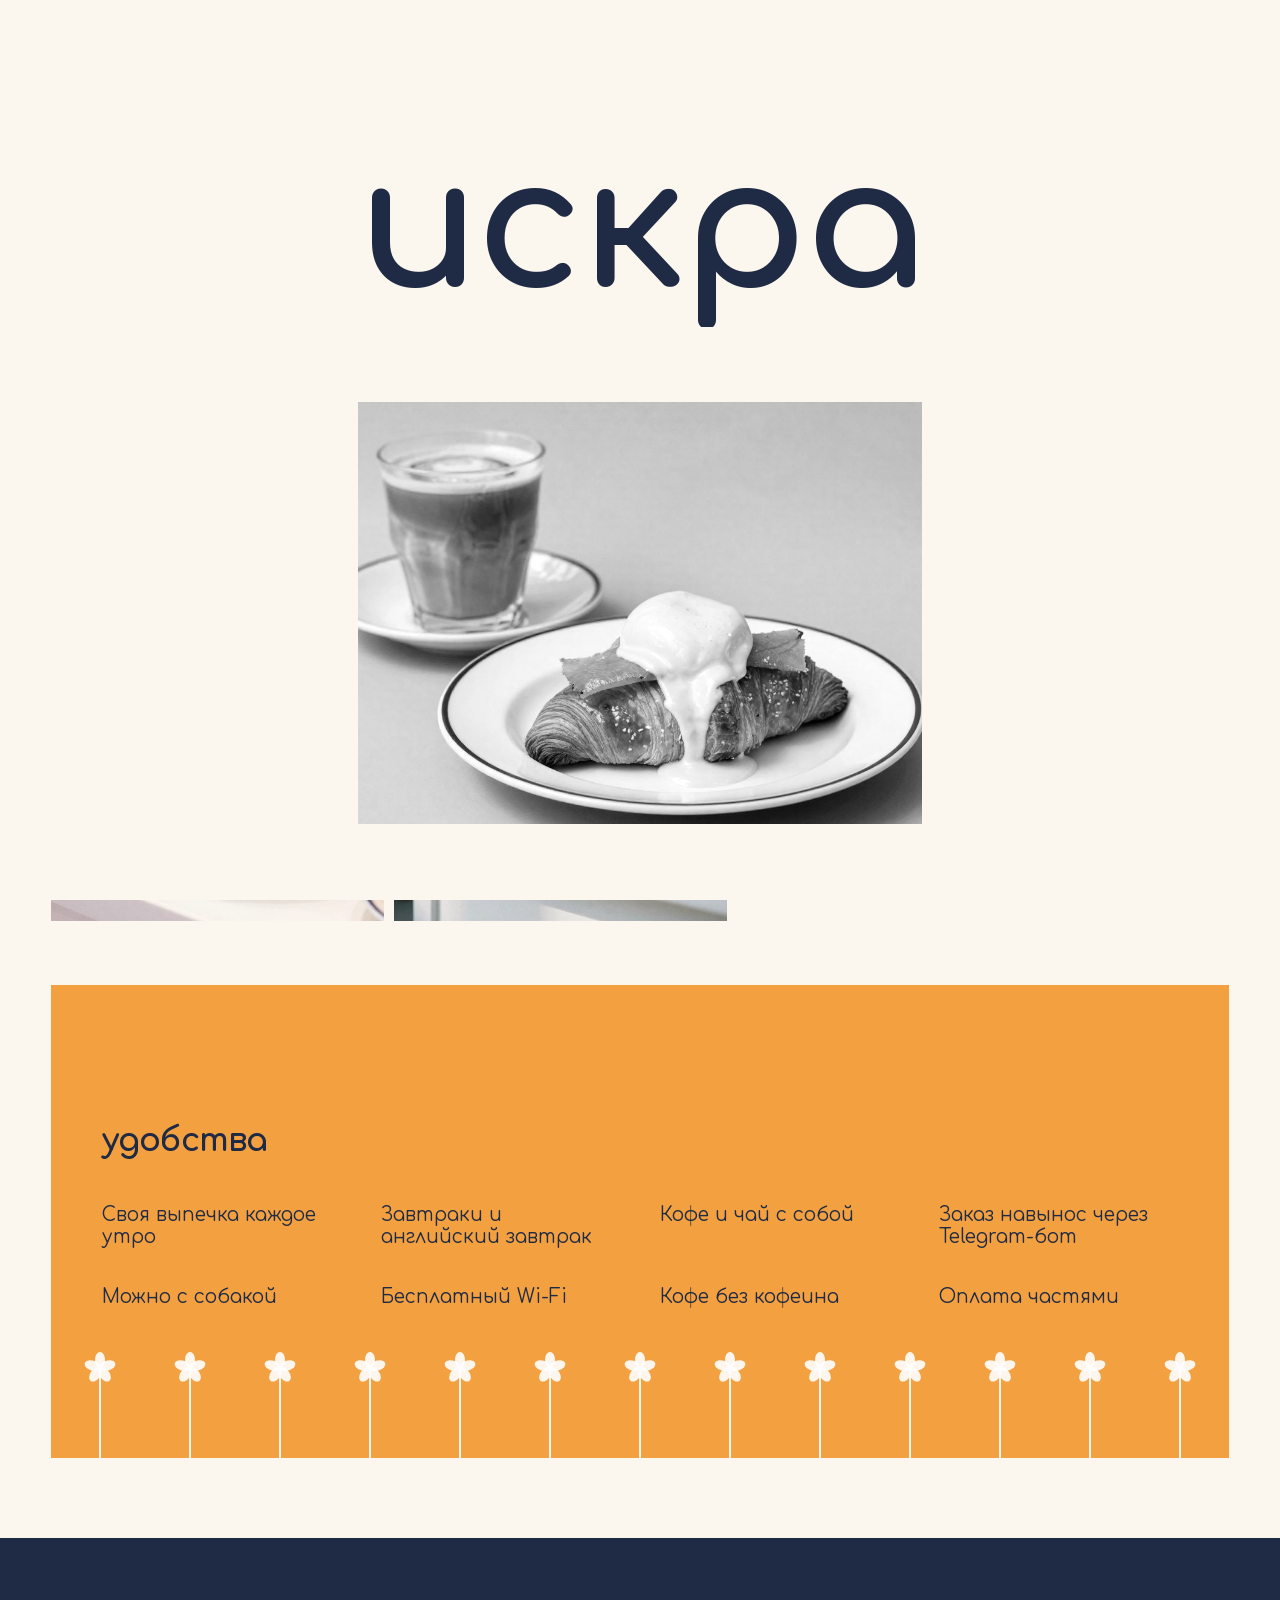
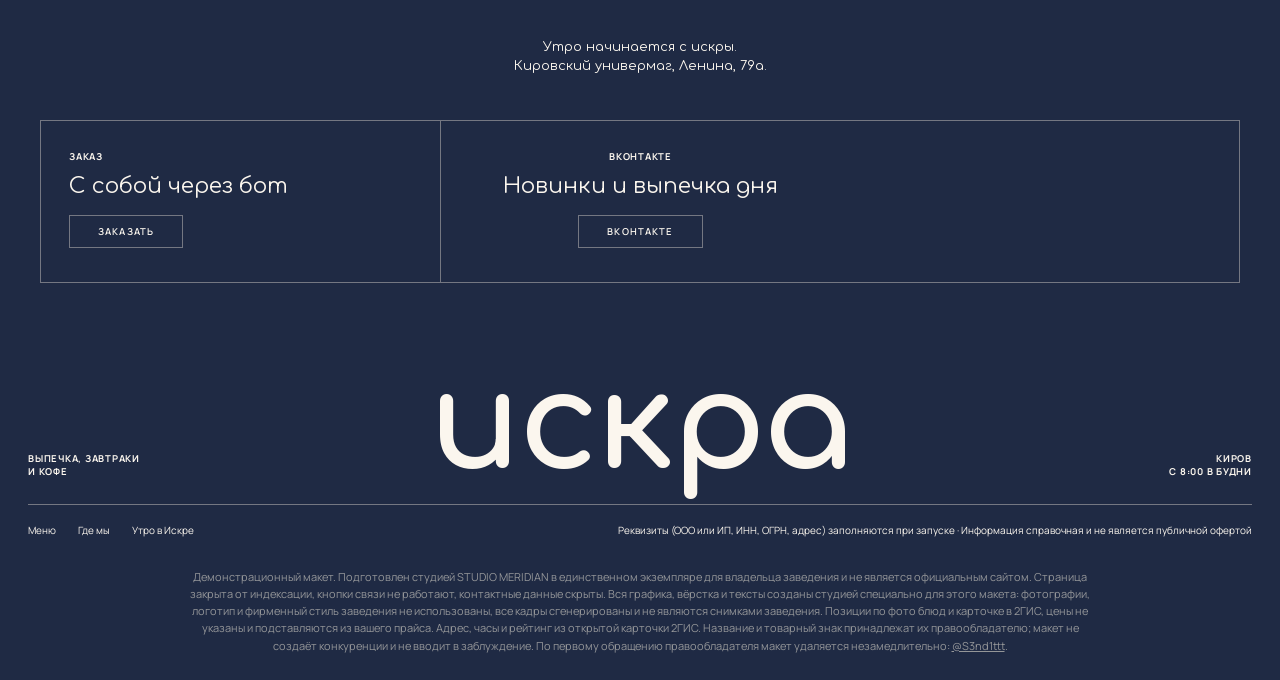
<file: gde/index.html>
<!DOCTYPE html>
<html lang="ru" data-v="1" data-base="../" class="nojs" data-tone="p">
<head>
<meta charset="UTF-8">
<meta name="viewport" content="width=device-width, initial-scale=1, viewport-fit=cover">
<meta name="robots" content="noindex, nofollow">
<title>где мы · Демо-макет сайта · STUDIO MERIDIAN</title>
<meta name="description" content="Кофейня-пекарня «Искра»: Кировский универмаг, Ленина, 79а. Пн‑пт с 8:00 до 21:00, сб и вс с 9:00 до 21:00.">
<meta name="theme-color" content="#1F2A44">
<meta property="og:type" content="website">
<meta property="og:title" content="Демо-макет сайта · STUDIO MERIDIAN">
<meta property="og:description" content="Кофейня-пекарня «Искра»: Кировский универмаг, Ленина, 79а. Пн‑пт с 8:00 до 21:00, сб и вс с 9:00 до 21:00.">
<meta property="og:url" content="https://iskra.meridianstud.ru/gde/">
<meta property="og:image" content="https://iskra.meridianstud.ru/img/og.jpg?v=1">
<link rel="icon" href="data:image/svg+xml,%3Csvg xmlns='http://www.w3.org/2000/svg' viewBox='0 0 40 40'%3E%3Crect width='40' height='40' rx='8' fill='%23EE6A2C'/%3E%3Ccircle cx='20' cy='15' r='6' fill='%23fff'/%3E%3Cpath d='M20 21v13' stroke='%23fff' stroke-width='2.4'/%3E%3C/svg%3E">
<link rel="preload" href="../fonts/comfortaa-cyrillic.woff2" as="font" type="font/woff2" crossorigin>
<link rel="preload" href="../fonts/manrope.woff2" as="font" type="font/woff2" crossorigin>
<link rel="stylesheet" href="../skin.css?v=855cb3a8">
<link rel="stylesheet" href="../venue.css?v=39aa8b11">
<noscript><style>.curtain{display:none}</style></noscript>
</head>
<body>
<p class="demo-strip">Демо-макет студии MERIDIAN · не является официальным сайтом заведения</p>
<div class="curtain" aria-hidden="true"><p class="wm"><span style="--i:0">и</span><span style="--i:1">с</span><span style="--i:2">к</span><span style="--i:3">р</span><span style="--i:4">а</span></p><div class="pic"><div class="pi"><img src="../img/h-iskra.jpg?v=1" alt="" decoding="async" width="1152" height="768"></div></div></div>
<div class="veil" aria-hidden="true"></div>
<header class="top">
  <nav class="nav" aria-label="Разделы"><a href="../menu/">Меню</a><a href="../gde/" aria-current="page">Где мы</a><a href="../den/">Утро в Искре</a></nav>
  <button class="burger" type="button" aria-expanded="false" aria-controls="menu">Меню</button>
  <a class="logo" href="../" aria-label="Искра, на главную"><svg class="lamp" viewBox="0 0 40 40" aria-hidden="true"><g fill="currentColor"><ellipse cx="20" cy="9" rx="3.2" ry="4.6" transform="rotate(0 20 14)"/><ellipse cx="20" cy="9" rx="3.2" ry="4.6" transform="rotate(72 20 14)"/><ellipse cx="20" cy="9" rx="3.2" ry="4.6" transform="rotate(144 20 14)"/><ellipse cx="20" cy="9" rx="3.2" ry="4.6" transform="rotate(216 20 14)"/><ellipse cx="20" cy="9" rx="3.2" ry="4.6" transform="rotate(288 20 14)"/><circle cx="20" cy="14" r="2.4" fill="var(--bg,#fff)"/></g><path d="M20 19v19" stroke="currentColor" stroke-width="1.8"/></svg><span>искра</span></a>
  <div class="right"><span class="now" data-now></span><button type="button" data-hint="В рабочей версии кнопка открывает ваш Telegram-бот заказов.">Заказать</button></div>
</header>
<div class="menu" id="menu" hidden><nav aria-label="Меню"><a href="../menu/">Меню</a><a href="../gde/" aria-current="page">Где мы</a><a href="../den/">Утро в Искре</a></nav></div>
<main class="spots-p" data-bg="p">

  <section class="mh"><p class="kick">Киров, центр</p><h1 class="cap l rv"><span class="ln"><span>где</span></span><span class="ln"><span>мы</span></span></h1></section>
  <article class="spot" id="univermag">
    <div class="sp2"><figure class="px"><img src="../img/i-croissant.jpg?v=1" alt="Ленина, 79а" loading="lazy" decoding="async" width="704" height="880"></figure><figure class="px"><img src="../img/i-hall.jpg?v=1" alt="" loading="lazy" decoding="async" width="960" height="1280"></figure></div>
    <div class="si">
      <p class="k">Кировский универмаг, первый этаж</p>
      <h2 class="cap m">Ленина, 79а</h2>
      <p class="it">Кировский универмаг, первый этаж, вход с Ленина. Можно с собакой, бесплатный Wi-Fi.</p>
      <p class="k">Пн‑пт с 8:00 до 21:00 · сб и вс с 9:00 до 21:00 · <span class="st" data-open="8" data-close="21" data-open-we="9" data-close-we="21"></span></p>
      <p class="k">4.9 в 2ГИС · 529 оценок</p>
      <button class="btn" type="button" data-hint="В рабочей версии кнопка откроет маршрут в 2ГИС или Яндекс Картах.">Маршрут</button>
    </div>
  </article>
  <section class="gives feats"><h2 class="cap m">Удобства</h2><div class="gv"><div><b>Своя выпечка каждое утро</b></div><div><b>Завтраки и английский завтрак</b></div><div><b>Кофе и чай с собой</b></div><div><b>Заказ навынос через Telegram-бот</b></div><div><b>Можно с собакой</b></div><div><b>Бесплатный Wi-Fi</b></div><div><b>Кофе без кофеина</b></div><div><b>Оплата частями</b></div></div></section>
</main>
<footer class="foot" data-bg="g">
  <p class="quote">Утро начинается с искры.<br>Кировский универмаг, Ленина, 79а.</p>
  <div class="boxes"><div class="box"><p class="k">Заказ</p><p class="it">С собой через бот</p><button class="btn" type="button" data-hint="В рабочей версии здесь ваш Telegram-бот заказов.">Заказать</button></div><div class="box"><p class="k">ВКонтакте</p><p class="it">Новинки и выпечка дня</p><button class="btn" type="button" data-hint="В рабочей версии здесь ваша группа ВКонтакте.">ВКонтакте</button></div></div>
  <div class="sig"><p class="k">Выпечка, завтраки<br>и кофе</p><p class="wm" aria-hidden="true">искра</p><p class="k r">Киров<br>с 8:00 в будни</p></div>
  <div class="fine">
    <span><a href="../menu/">Меню</a><a href="../gde/">Где мы</a><a href="../den/">Утро в Искре</a></span>
    <span>Реквизиты (ООО или ИП, ИНН, ОГРН, адрес) заполняются при запуске · Информация справочная и не является публичной офертой</span>
  </div>
  <p class="note">Демонстрационный макет. Подготовлен студией STUDIO MERIDIAN в единственном экземпляре для владельца заведения и не является официальным сайтом. Страница закрыта от индексации, кнопки связи не работают, контактные данные скрыты. Вся графика, вёрстка и тексты созданы студией специально для этого макета: фотографии, логотип и фирменный стиль заведения не использованы, все кадры сгенерированы и не являются снимками заведения. Позиции по фото блюд и карточке в 2ГИС, цены не указаны и подставляются из вашего прайса. Адрес, часы и рейтинг из открытой карточки 2ГИС. Название и товарный знак принадлежат их правообладателю; макет не создаёт конкуренции и не вводит в заблуждение. По первому обращению правообладателя макет удаляется незамедлительно: <a href="https://t.me/S3nd1ttt" target="_blank" rel="noopener">@S3nd1ttt</a>.</p>
</footer>
<div class="toast" role="status" aria-live="polite" hidden></div>
<a class="mer-badge" href="https://t.me/S3nd1ttt" target="_blank" rel="noopener">MERIDIAN · Демо</a>
<script src="../skin.js?v=9ecd316b"></script>
</body>
</html>
</file>
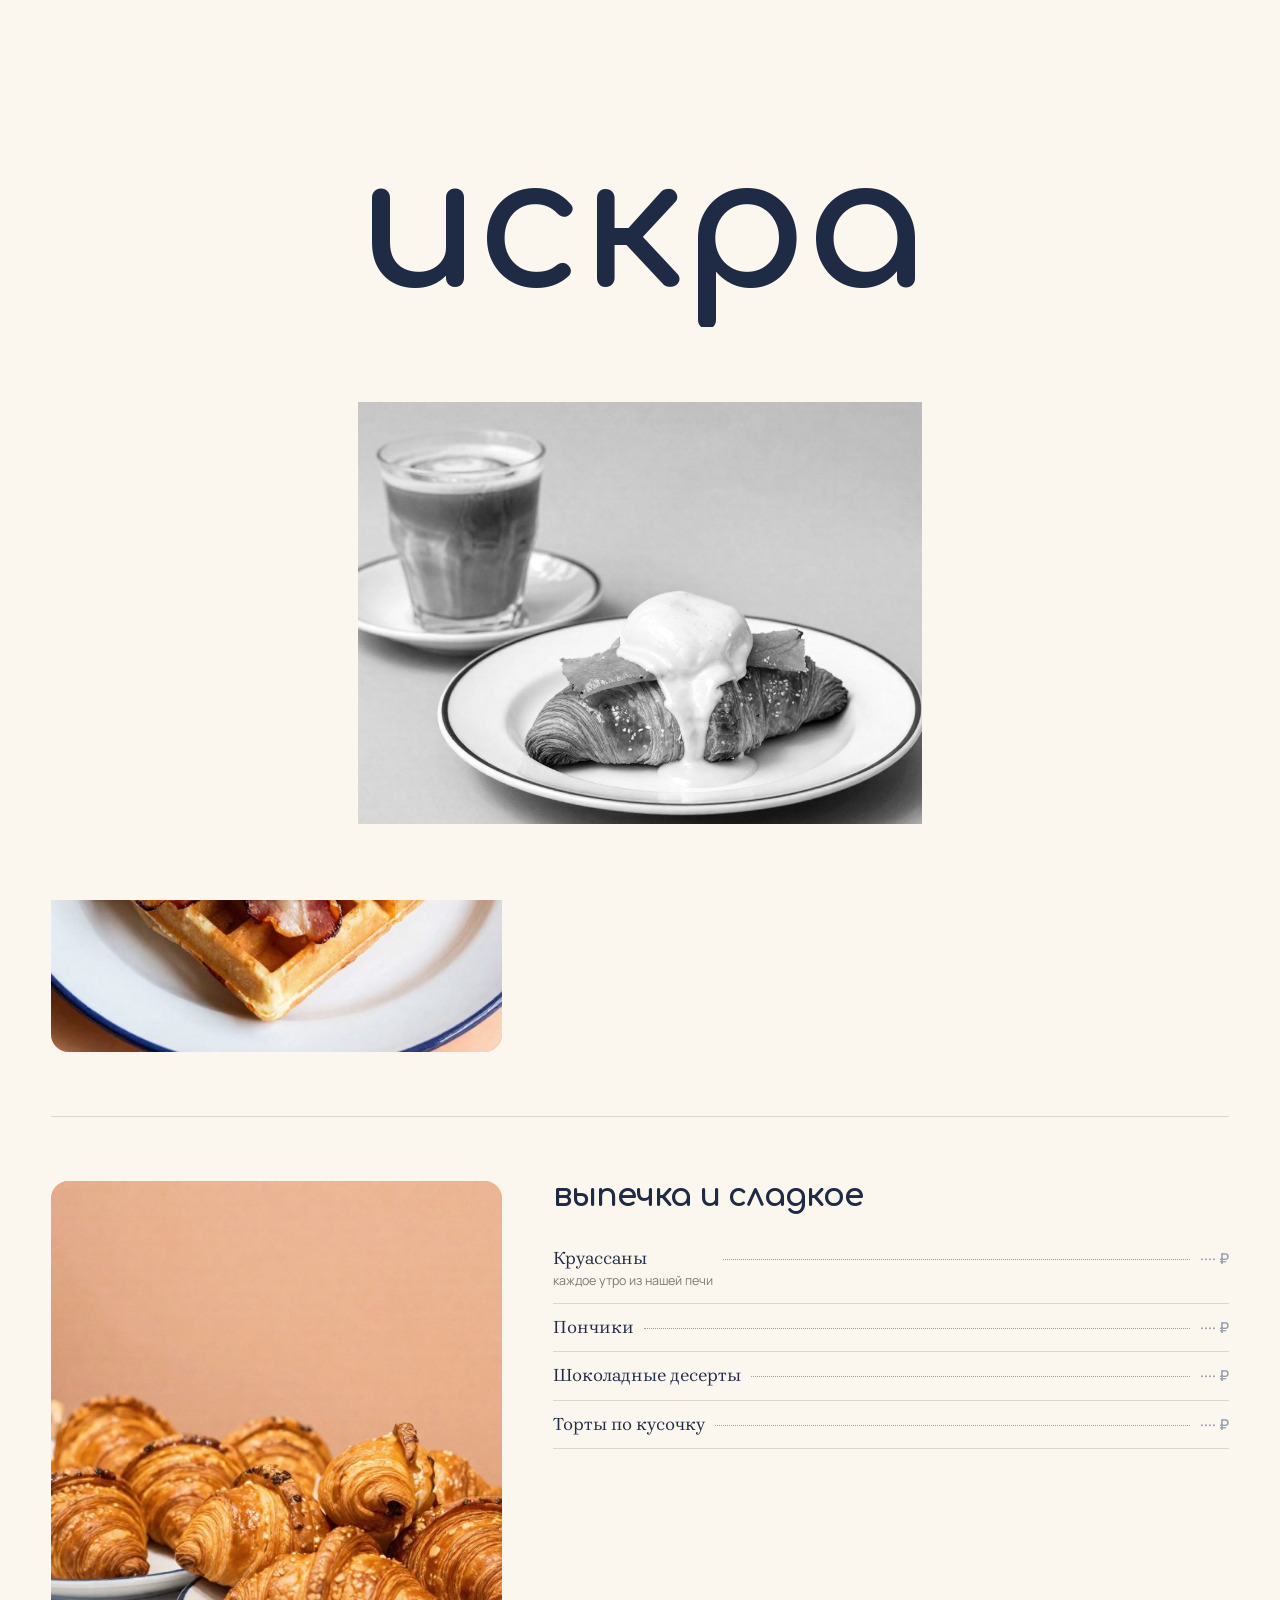
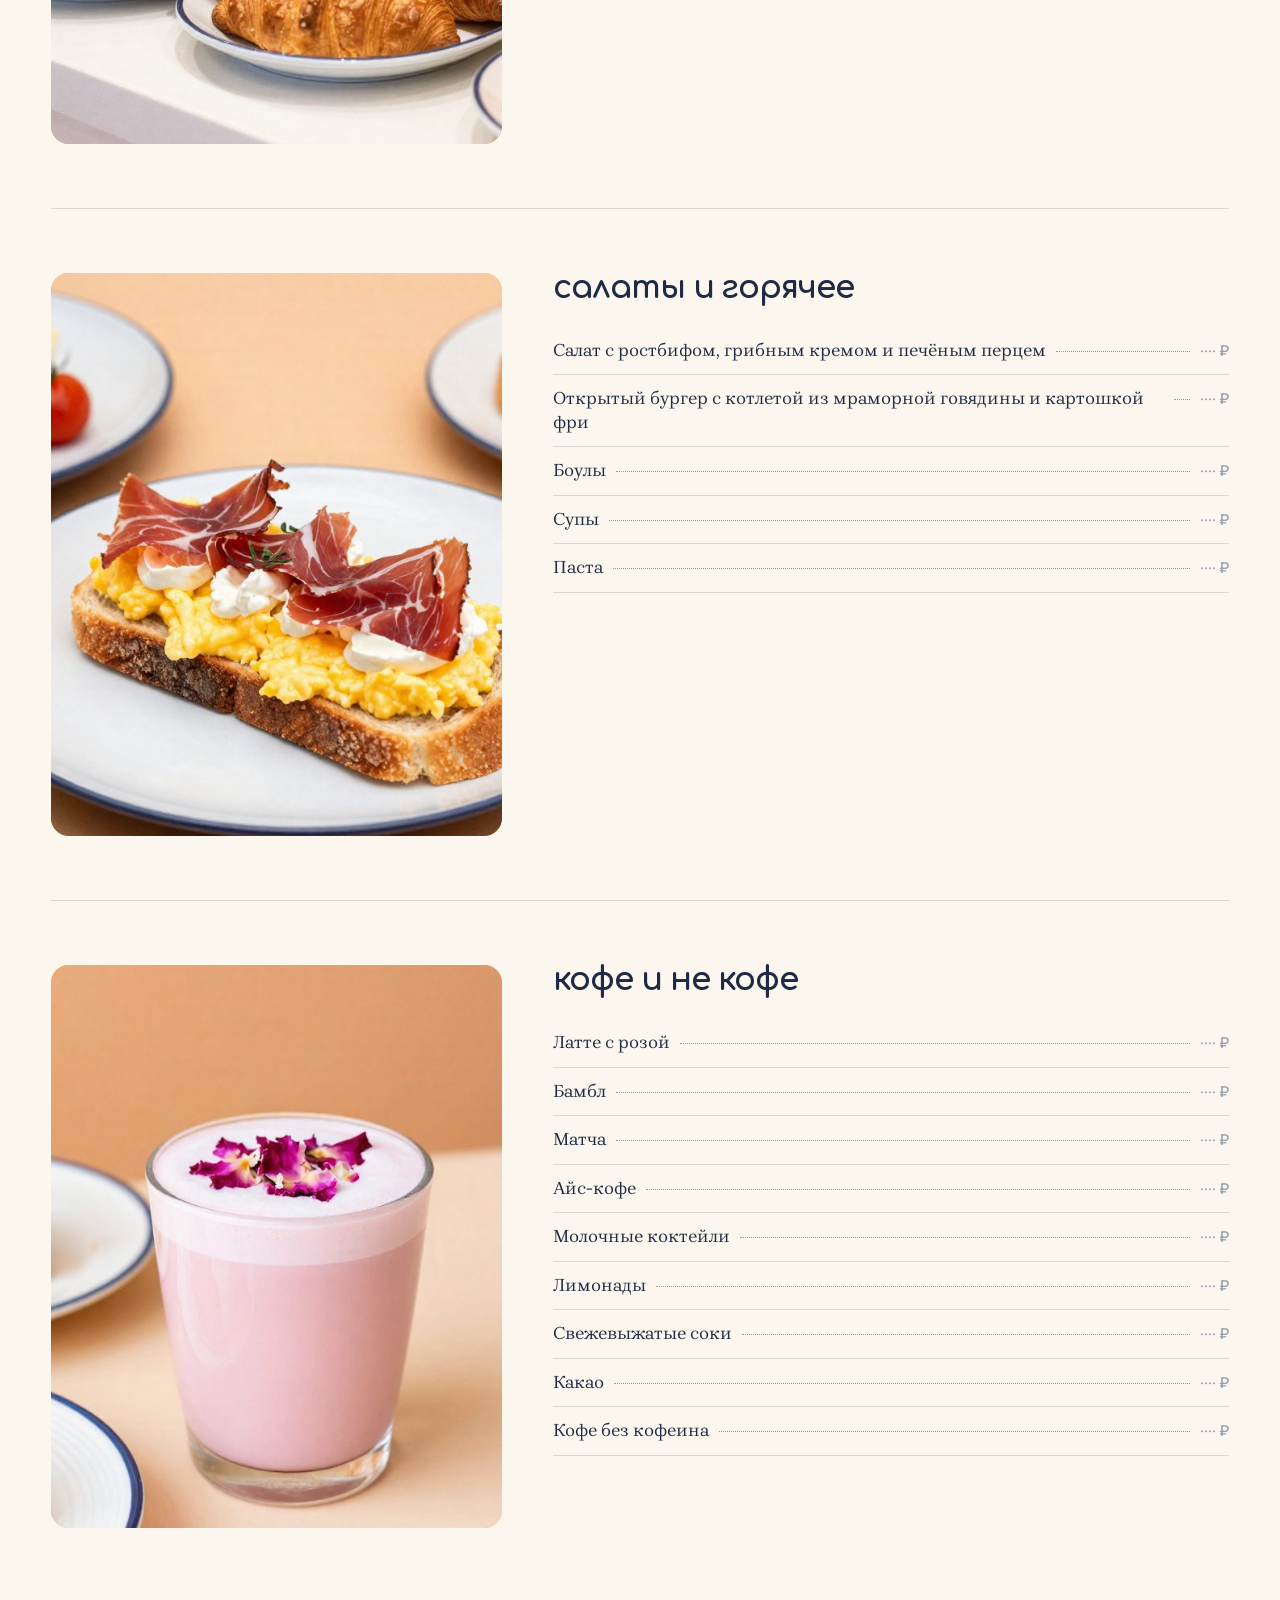
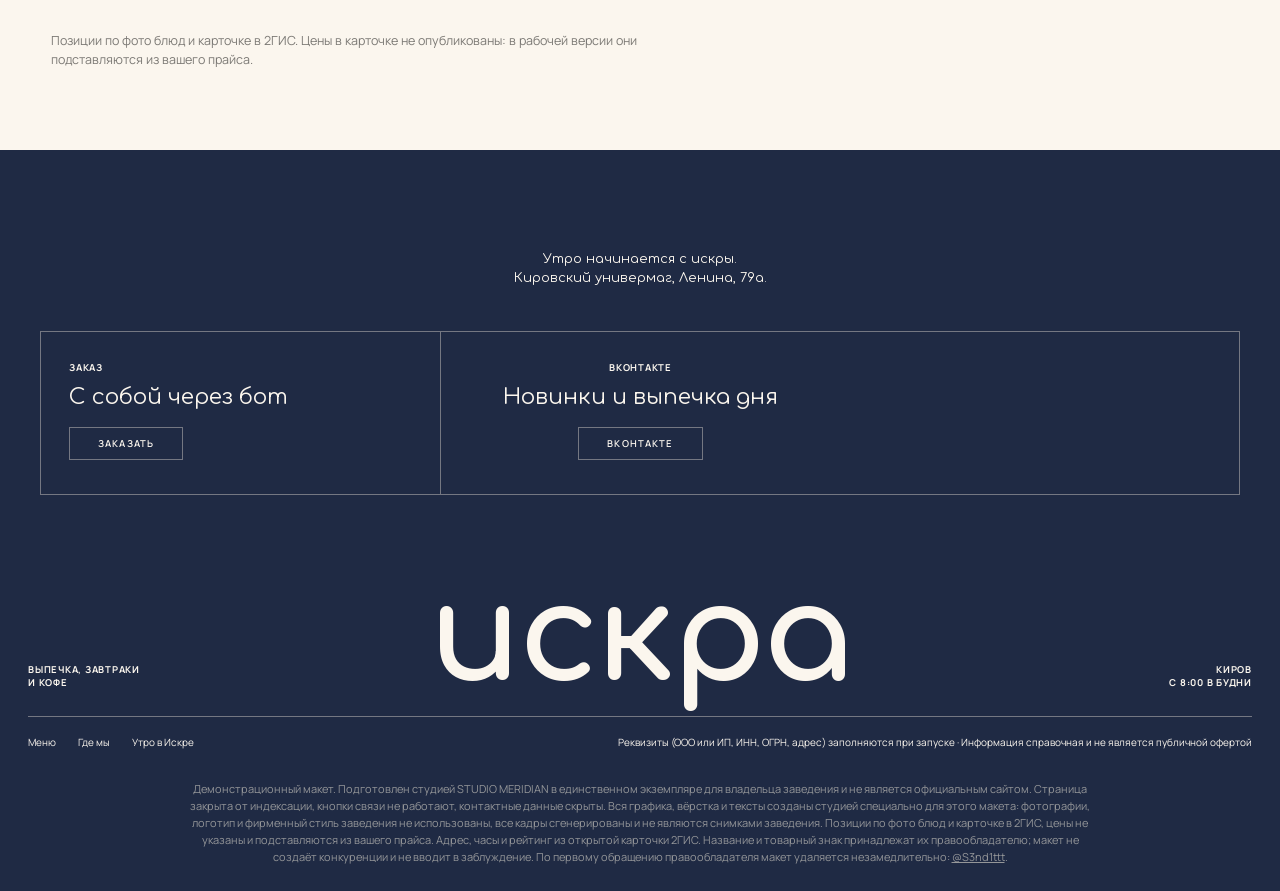
<file: menu/index.html>
<!DOCTYPE html>
<html lang="ru" data-v="1" data-base="../" class="nojs" data-tone="p">
<head>
<meta charset="UTF-8">
<meta name="viewport" content="width=device-width, initial-scale=1, viewport-fit=cover">
<meta name="robots" content="noindex, nofollow">
<title>Меню · Демо-макет сайта · STUDIO MERIDIAN</title>
<meta name="description" content="Меню кофейни-пекарни «Искра» в Кирове: завтраки, выпечка, салаты и напитки.">
<meta name="theme-color" content="#1F2A44">
<meta property="og:type" content="website">
<meta property="og:title" content="Демо-макет сайта · STUDIO MERIDIAN">
<meta property="og:description" content="Меню кофейни-пекарни «Искра» в Кирове: завтраки, выпечка, салаты и напитки.">
<meta property="og:url" content="https://iskra.meridianstud.ru/menu/">
<meta property="og:image" content="https://iskra.meridianstud.ru/img/og.jpg?v=1">
<link rel="icon" href="data:image/svg+xml,%3Csvg xmlns='http://www.w3.org/2000/svg' viewBox='0 0 40 40'%3E%3Crect width='40' height='40' rx='8' fill='%23EE6A2C'/%3E%3Ccircle cx='20' cy='15' r='6' fill='%23fff'/%3E%3Cpath d='M20 21v13' stroke='%23fff' stroke-width='2.4'/%3E%3C/svg%3E">
<link rel="preload" href="../fonts/comfortaa-cyrillic.woff2" as="font" type="font/woff2" crossorigin>
<link rel="preload" href="../fonts/manrope.woff2" as="font" type="font/woff2" crossorigin>
<link rel="stylesheet" href="../skin.css?v=855cb3a8">
<link rel="stylesheet" href="../venue.css?v=39aa8b11">
<noscript><style>.curtain{display:none}</style></noscript>
</head>
<body>
<p class="demo-strip">Демо-макет студии MERIDIAN · не является официальным сайтом заведения</p>
<div class="curtain" aria-hidden="true"><p class="wm"><span style="--i:0">и</span><span style="--i:1">с</span><span style="--i:2">к</span><span style="--i:3">р</span><span style="--i:4">а</span></p><div class="pic"><div class="pi"><img src="../img/h-iskra.jpg?v=1" alt="" decoding="async" width="1152" height="768"></div></div></div>
<div class="veil" aria-hidden="true"></div>
<header class="top">
  <nav class="nav" aria-label="Разделы"><a href="../menu/" aria-current="page">Меню</a><a href="../gde/">Где мы</a><a href="../den/">Утро в Искре</a></nav>
  <button class="burger" type="button" aria-expanded="false" aria-controls="menu">Меню</button>
  <a class="logo" href="../" aria-label="Искра, на главную"><svg class="lamp" viewBox="0 0 40 40" aria-hidden="true"><g fill="currentColor"><ellipse cx="20" cy="9" rx="3.2" ry="4.6" transform="rotate(0 20 14)"/><ellipse cx="20" cy="9" rx="3.2" ry="4.6" transform="rotate(72 20 14)"/><ellipse cx="20" cy="9" rx="3.2" ry="4.6" transform="rotate(144 20 14)"/><ellipse cx="20" cy="9" rx="3.2" ry="4.6" transform="rotate(216 20 14)"/><ellipse cx="20" cy="9" rx="3.2" ry="4.6" transform="rotate(288 20 14)"/><circle cx="20" cy="14" r="2.4" fill="var(--bg,#fff)"/></g><path d="M20 19v19" stroke="currentColor" stroke-width="1.8"/></svg><span>искра</span></a>
  <div class="right"><span class="now" data-now></span><button type="button" data-hint="В рабочей версии кнопка открывает ваш Telegram-бот заказов.">Заказать</button></div>
</header>
<div class="menu" id="menu" hidden><nav aria-label="Меню"><a href="../menu/" aria-current="page">Меню</a><a href="../gde/">Где мы</a><a href="../den/">Утро в Искре</a></nav></div>
<main class="menu-p" data-bg="p">

  <section class="mh"><p class="kick">Пекарня, завтраки и кофе</p><h1 class="cap l rv"><span class="ln"><span>Меню</span></span></h1><nav class="mtabs" aria-label="Разделы меню"><a href="#zavtrak">Завтраки</a><a href="#bakery">Выпечка и сладкое</a><a href="#eda">Салаты и горячее</a><a href="#napitki">Кофе и не кофе</a></nav></section>
  <section class="mcat" id="zavtrak"><figure class="px"><img src="../img/i-waffle.jpg?v=1" alt="Завтраки" loading="lazy" decoding="async" width="704" height="880"></figure><div><h2 class="cap m">Завтраки</h2><ul class="mlist"><li><span><b>Вафля с беконом, глазуньей и творожным сыром</b></span><i></i><em>···· ₽</em></li><li><span><b>Круассан бенедикт с форелью</b></span><i></i><em>···· ₽</em></li><li><span><b>Скрэмбл с окороком, страчателлой и томатами</b></span><i></i><em>···· ₽</em></li><li><span><b>Английский завтрак</b></span><i></i><em>···· ₽</em></li><li><span><b>Бельгийские вафли</b></span><i></i><em>···· ₽</em></li></ul></div></section>
  <section class="mcat" id="bakery"><figure class="px"><img src="../img/i-croissant.jpg?v=1" alt="Выпечка и сладкое" loading="lazy" decoding="async" width="704" height="880"></figure><div><h2 class="cap m">Выпечка и сладкое</h2><ul class="mlist"><li><span><b>Круассаны</b><small>каждое утро из нашей печи</small></span><i></i><em>···· ₽</em></li><li><span><b>Пончики</b></span><i></i><em>···· ₽</em></li><li><span><b>Шоколадные десерты</b></span><i></i><em>···· ₽</em></li><li><span><b>Торты по кусочку</b></span><i></i><em>···· ₽</em></li></ul></div></section>
  <section class="mcat" id="eda"><figure class="px"><img src="../img/i-scramble.jpg?v=1" alt="Салаты и горячее" loading="lazy" decoding="async" width="704" height="880"></figure><div><h2 class="cap m">Салаты и горячее</h2><ul class="mlist"><li><span><b>Салат с ростбифом, грибным кремом и печёным перцем</b></span><i></i><em>···· ₽</em></li><li><span><b>Открытый бургер с котлетой из мраморной говядины и картошкой фри</b></span><i></i><em>···· ₽</em></li><li><span><b>Боулы</b></span><i></i><em>···· ₽</em></li><li><span><b>Супы</b></span><i></i><em>···· ₽</em></li><li><span><b>Паста</b></span><i></i><em>···· ₽</em></li></ul></div></section>
  <section class="mcat" id="napitki"><figure class="px"><img src="../img/i-rose.jpg?v=1" alt="Кофе и не кофе" loading="lazy" decoding="async" width="704" height="880"></figure><div><h2 class="cap m">Кофе и не кофе</h2><ul class="mlist"><li><span><b>Латте с розой</b></span><i></i><em>···· ₽</em></li><li><span><b>Бамбл</b></span><i></i><em>···· ₽</em></li><li><span><b>Матча</b></span><i></i><em>···· ₽</em></li><li><span><b>Айс-кофе</b></span><i></i><em>···· ₽</em></li><li><span><b>Молочные коктейли</b></span><i></i><em>···· ₽</em></li><li><span><b>Лимонады</b></span><i></i><em>···· ₽</em></li><li><span><b>Свежевыжатые соки</b></span><i></i><em>···· ₽</em></li><li><span><b>Какао</b></span><i></i><em>···· ₽</em></li><li><span><b>Кофе без кофеина</b></span><i></i><em>···· ₽</em></li></ul></div></section>
  <p class="mnote">Позиции по фото блюд и карточке в 2ГИС. Цены в карточке не опубликованы: в рабочей версии они подставляются из вашего прайса.</p>
</main>
<footer class="foot" data-bg="g">
  <p class="quote">Утро начинается с искры.<br>Кировский универмаг, Ленина, 79а.</p>
  <div class="boxes"><div class="box"><p class="k">Заказ</p><p class="it">С собой через бот</p><button class="btn" type="button" data-hint="В рабочей версии здесь ваш Telegram-бот заказов.">Заказать</button></div><div class="box"><p class="k">ВКонтакте</p><p class="it">Новинки и выпечка дня</p><button class="btn" type="button" data-hint="В рабочей версии здесь ваша группа ВКонтакте.">ВКонтакте</button></div></div>
  <div class="sig"><p class="k">Выпечка, завтраки<br>и кофе</p><p class="wm" aria-hidden="true">искра</p><p class="k r">Киров<br>с 8:00 в будни</p></div>
  <div class="fine">
    <span><a href="../menu/">Меню</a><a href="../gde/">Где мы</a><a href="../den/">Утро в Искре</a></span>
    <span>Реквизиты (ООО или ИП, ИНН, ОГРН, адрес) заполняются при запуске · Информация справочная и не является публичной офертой</span>
  </div>
  <p class="note">Демонстрационный макет. Подготовлен студией STUDIO MERIDIAN в единственном экземпляре для владельца заведения и не является официальным сайтом. Страница закрыта от индексации, кнопки связи не работают, контактные данные скрыты. Вся графика, вёрстка и тексты созданы студией специально для этого макета: фотографии, логотип и фирменный стиль заведения не использованы, все кадры сгенерированы и не являются снимками заведения. Позиции по фото блюд и карточке в 2ГИС, цены не указаны и подставляются из вашего прайса. Адрес, часы и рейтинг из открытой карточки 2ГИС. Название и товарный знак принадлежат их правообладателю; макет не создаёт конкуренции и не вводит в заблуждение. По первому обращению правообладателя макет удаляется незамедлительно: <a href="https://t.me/S3nd1ttt" target="_blank" rel="noopener">@S3nd1ttt</a>.</p>
</footer>
<div class="toast" role="status" aria-live="polite" hidden></div>
<a class="mer-badge" href="https://t.me/S3nd1ttt" target="_blank" rel="noopener">MERIDIAN · Демо</a>
<script src="../skin.js?v=9ecd316b"></script>
</body>
</html>
</file>
<file: skin.css>
/* DEMOKIT, кожа MAISON: каркас MAISON CAFÉ (шрифты Manrope и Brygada 1918, SIL OFL) для демо реальным заведениям.
   Палитра и шрифты в переменных :root, заведение переопределяет их в своём venue.css. Фон меняется по разделам data-bg. */
@font-face{font-family:'MSans';src:url(fonts/manrope.woff2) format('woff2');font-weight:400 800;font-display:swap}
@font-face{font-family:'MSerif';src:url(fonts/brygada.woff2) format('woff2');font-weight:400 700;font-style:normal;font-display:swap}
@font-face{font-family:'MSerif';src:url(fonts/brygada-italic.woff2) format('woff2');font-weight:400 700;font-style:italic;font-display:swap}

:root{
  --gr:#1E1E1C;--gr2:#282826;--pa:#F1EEE7;--li:#E2DBCC;--kr:#D3BE98;--ink:#171716;--cream:#E9E3D6;--brass:#D9B26F;--acc:var(--brass);--disp:var(--sans);
  --sans:'MSans',system-ui,sans-serif;--serif:'MSerif',Georgia,serif;
  --ease:cubic-bezier(.2,.8,.2,1);--eio:cubic-bezier(.77,0,.175,1);--eo:cubic-bezier(.25,.46,.45,.94);--hd:64px;
}
html{--bg:var(--gr);--fg:var(--cream);--mut:rgba(233,227,214,.58);--line:rgba(233,227,214,.16);--line2:rgba(233,227,214,.42);--tile:#4A5A4F}
html[data-tone=p]{--bg:var(--pa);--fg:var(--ink);--mut:rgba(23,23,22,.56);--line:rgba(23,23,22,.14);--line2:rgba(23,23,22,.4);--tile:#8E8982}
html[data-tone=l]{--bg:var(--li);--fg:var(--ink);--mut:rgba(23,23,22,.56);--line:rgba(23,23,22,.15);--line2:rgba(23,23,22,.4);--tile:#8E8982}
html[data-tone=k]{--bg:var(--kr);--fg:var(--ink);--mut:rgba(23,23,22,.6);--line:rgba(23,23,22,.18);--line2:rgba(23,23,22,.45);--tile:#8E8475}
html.en .ru,html:not(.en) .en{display:none}
*,*::before,*::after{box-sizing:border-box}
html,body{overflow-x:clip}
body{margin:0;background:var(--bg);color:var(--fg);font:400 15px/1.5 var(--sans);-webkit-font-smoothing:antialiased;transition:background-color .8s var(--ease),color .8s var(--ease)}
img,video{display:block;max-width:100%;height:auto}
a{color:inherit;text-decoration:none}
button,input{font:inherit;color:inherit}
button{background:none;border:0;padding:0;cursor:pointer}
figure{margin:0}
p{margin:0}
h1{margin:0;font:inherit}
.vh{position:absolute;width:1px;height:1px;overflow:hidden;clip:rect(0 0 0 0);white-space:nowrap}
:focus-visible{outline:1px solid currentColor;outline-offset:3px}

/* ── шрифтовые роли ── */
.cap{font:800 18px/.88 var(--disp);text-transform:uppercase;letter-spacing:-.035em;margin:0}
.cap.xl{font-size:clamp(56px,8.6vw,136px)}
.cap.l{font-size:clamp(40px,5.2vw,82px)}
.cap.m{font-size:clamp(24px,2.5vw,38px);line-height:.94;letter-spacing:-.03em}
.cap.s{font-size:15px;line-height:1.05;letter-spacing:-.01em}
.cap.s2{font-size:clamp(22px,2vw,28px);line-height:.95;letter-spacing:-.02em}
.kick{font:400 20px/1.2 var(--serif);margin-bottom:14px;letter-spacing:-.01em}
.lead{font-size:14px;line-height:1.5;margin-top:28px}
.k{font:700 9.5px/1.35 var(--sans);text-transform:uppercase;letter-spacing:.08em}
.btn{display:inline-block;border:1px solid var(--line2);padding:11px 28px;font:600 9.5px/1 var(--sans);text-transform:uppercase;letter-spacing:.12em;transition:background .3s,color .3s,border-color .3s}
.btn:hover{background:var(--fg);color:var(--bg);border-color:var(--fg)}

/* ── проявление заголовков по строкам (маска) и мягкое появление ── */
.ln{display:block;overflow:hidden;padding-bottom:.13em;margin-bottom:-.13em}
.ln>span{display:block;transform:translateY(108%);transition:transform 1.1s var(--ease)}
.ln:nth-child(2)>span{transition-delay:.09s}.ln:nth-child(3)>span{transition-delay:.18s}
.rv.in .ln>span{transform:none}
.rv-f{opacity:0;transform:translateY(16px);transition:opacity 1s var(--ease) .25s,transform 1s var(--ease) .25s}
.rv-f.in{opacity:1;transform:none}
html.nojs .ln>span,html.nojs .rv-f{transform:none;opacity:1}

/* ── шторка-загрузчик: знак, снизу поднимается кадр, потом шторка уходит вверх ── */
.curtain{position:fixed;inset:0;z-index:200;background:var(--pa);color:var(--ink);display:flex;flex-direction:column;align-items:center;justify-content:center;overflow:hidden;transition:transform 1.1s var(--eio)}
.curtain .wm{font:500 clamp(84px,14vw,230px)/.86 var(--serif);letter-spacing:-.045em;position:relative;z-index:2;overflow:hidden;padding:0 .04em .12em;white-space:nowrap}
.curtain .wm span{display:inline-block;transform:translateY(110%);transition:transform 1.25s var(--eio) calc(var(--i) * 45ms)}
.curtain .pic{width:min(44vw,620px);aspect-ratio:4/3;overflow:hidden;margin-top:-.1em;transform:translateY(80vh);transition:transform 1.6s var(--eio) .2s}
.curtain .pi{width:100%;height:100%;transform:translateY(-10%) scale(1.1);transition:transform 1.6s var(--eio) .2s}
.curtain .pic img{width:100%;height:100%;object-fit:cover;filter:grayscale(1) contrast(1.05)}
html.c1 .curtain .wm span{transform:none}
html.c1 .curtain .pic{transform:translateY(18%)}
html.c1 .curtain .pi{transform:translateY(0) scale(1.1)}
html.c2 .curtain{transform:translateY(-100%)}
html.c2 .curtain .pi{transform:translateY(40%) scale(1.2)}
html.quick .curtain{background:var(--gr);color:var(--cream);transition-duration:.8s}
html.quick .curtain .pic{display:none}
html.quick .curtain .wm span{transition-duration:.7s;transition-delay:calc(var(--i) * 18ms)}
html.c3 .curtain{display:none}
/* шторка между страницами: графит опускается сверху, новая страница открывается из-под неё */
.veil{position:fixed;inset:0;z-index:190;background:var(--gr);transform:translateY(-100%);transition:transform .75s var(--eio);pointer-events:none}
html.leaving .veil{transform:none}

/* ── шапка ── */
.top{position:sticky;top:0;z-index:50;height:var(--hd);display:grid;grid-template-columns:1fr auto 1fr;align-items:center;padding:0 28px;background:var(--bg);border-bottom:1px solid var(--line);transition:background-color .8s var(--ease),transform .5s cubic-bezier(.455,.03,.515,.955)}
html.hd-up .top{transform:translateY(-101%)}
.nav{display:flex;gap:22px;font-size:11.5px}
.nav a{position:relative;padding:4px 0}
.nav a::after{content:'';position:absolute;left:50%;bottom:-3px;height:1px;width:0;background:currentColor;transform:translateX(-50%);transition:width .5s cubic-bezier(.455,.03,.515,.955)}
.nav a:hover::after{width:100%}
.nav a[aria-current]::after{width:14px}
.nav a[aria-current]:hover::after{width:100%}
.logo{font:500 33px/1 var(--serif);letter-spacing:-.035em;white-space:nowrap}
.right{display:flex;justify-content:flex-end;align-items:center;gap:18px;font-size:11.5px;white-space:nowrap}
.langs{display:flex;gap:9px}
.langs button{color:var(--mut)}
.langs button[aria-pressed=true]{color:var(--fg)}
.burger{display:none;font-size:11.5px;justify-self:start}
.menu{position:fixed;inset:var(--hd) 0 0;z-index:49;background:var(--bg);padding:30px 24px}
.menu nav{display:flex;flex-direction:column;gap:6px}
.menu a{font:800 34px/1.05 var(--sans);text-transform:uppercase;letter-spacing:-.03em}

/* ── первый экран ── */
.hero{min-height:calc(100svh - var(--hd));display:flex;flex-direction:column;align-items:center;justify-content:center;text-align:center;padding:60px 24px 90px}
.hero .lead{max-width:520px}
.hero .btn{margin-top:30px}

/* ── пара видео: растёт по прокрутке ── */
.duo{height:190vh;--k:0}
.duo .stick{position:sticky;top:var(--hd);height:calc(100svh - var(--hd));display:grid;place-items:center}
.duo .pair{display:grid;grid-template-columns:1fr 1fr;width:calc(54vw + 36vw * var(--k));max-width:calc((100svh - var(--hd) - 60px) * 1.7)}
.duo figure{aspect-ratio:5/6;overflow:hidden;background:var(--gr2)}
.duo img,.duo video{width:100%;height:100%;object-fit:cover}

/* ── линейки и сетка пачек ── */
.ranges{padding:130px 24px 120px;text-align:center}
.grid{display:grid;grid-template-columns:repeat(3,1fr);gap:22px;max-width:1260px;margin:56px auto 50px;text-align:left}
.card{display:block}
.card .ph{position:relative;display:block;aspect-ratio:4/5;overflow:hidden;background:var(--tile)}
.card .ph img{position:absolute;inset:0;width:100%;height:100%;object-fit:cover;transition:opacity .6s var(--ease),transform 1.2s var(--ease)}
.card .ph .alt{opacity:0}
.card:hover .ph .alt{opacity:1}
.card:hover .ph img{transform:scale(1.025)}
.card .meta{display:grid;grid-template-columns:1fr auto;gap:2px 12px;padding:14px 0 6px}
.card .meta b{font:800 12.5px/1.2 var(--sans);text-transform:uppercase;letter-spacing:-.01em}
.card .meta .pr{position:relative;font-size:10.5px;padding-bottom:2px;align-self:start}
.card .meta .pr::after{content:'';position:absolute;left:0;right:0;bottom:0;height:1px;background:currentColor;transform:scaleX(0);transform-origin:left;transition:transform .5s cubic-bezier(.455,.03,.515,.955)}
.card:hover .meta .pr::after{transform:scaleX(1)}
.card .meta small{grid-column:1/-1;font-size:11px;color:var(--mut)}
.card[hidden]{display:none}
.tabs{display:flex;flex-wrap:wrap;justify-content:center;gap:8px;margin-top:36px}
.tabs button{border:1px solid var(--line);padding:9px 16px;font:600 9.5px/1 var(--sans);text-transform:uppercase;letter-spacing:.1em}
.tabs button[aria-pressed=true]{background:var(--fg);color:var(--bg);border-color:var(--fg)}
.shop .grid{margin-top:40px}
.banner{padding:140px 24px;text-align:center}
.banner .lead{max-width:460px;margin:26px auto 0}

/* ── парящий коллаж ── */
.collage{position:relative;padding:40px 0 120px}
.fl{position:relative;height:150vh;max-width:1400px;margin:0 auto}
.fl figure{position:absolute;overflow:hidden;background:var(--gr2);will-change:transform}
.fl img{width:100%;height:100%;object-fit:cover}
.fl .c0{left:50%;top:6vh;width:min(36vw,520px);aspect-ratio:3/4;margin-left:calc(min(36vw,520px) / -2);z-index:1}
.fl .c1{left:12%;top:26vh;width:11vw;aspect-ratio:4/5;z-index:2}
.fl .c2{right:13%;top:12vh;width:10vw;aspect-ratio:3/4}
.fl .c3{left:23%;top:96vh;width:10vw;aspect-ratio:1;z-index:2}
.fl .c4{right:22%;top:104vh;width:11vw;aspect-ratio:1;z-index:2}
.fl .c5{left:6%;top:70vh;width:9vw;aspect-ratio:1}
.collage .say{text-align:center;padding:0 24px;margin-top:-8vh;position:relative;z-index:3}
.collage .say .btn{margin-top:30px}

/* ── обжарка во всю ширину ── */
.roast .wide{height:100svh;overflow:hidden;background:var(--gr2)}
.roast .wide img,.roast .wide video{width:100%;height:100%;object-fit:cover;transform:scale(var(--z,1.12));will-change:transform}

/* ── кофейни на главной ── */
.stores{padding:120px 24px 110px;text-align:center}
.rows{max-width:1400px;margin:44px auto 40px;border-top:1px solid var(--line);text-align:left}
.ex{border-bottom:1px solid var(--line);transition:background .4s}
.ex.open{background:rgba(255,255,255,.05)}
.row{display:grid;grid-template-columns:auto 1fr auto;align-items:baseline;gap:16px;width:100%;text-align:left;padding:22px 18px 18px;transition:padding .5s var(--ease)}
.row b{font:800 clamp(24px,3.6vw,54px)/.95 var(--sans);letter-spacing:-.035em;text-transform:uppercase}
.row .ad{font:400 clamp(13px,1.5vw,22px)/1.2 var(--serif);color:var(--mut)}
.row .more{display:flex;align-items:center;gap:10px;font:600 9px/1 var(--sans);text-transform:uppercase;letter-spacing:.1em;opacity:.55;transition:opacity .3s}
.row .more svg{width:22px;height:22px;border-radius:50%;transition:transform .5s var(--ease),background .5s,color .5s}
.row:hover{padding-left:28px}
.row:hover .more,.ex.open .more{opacity:1}
.row:hover .more svg{background:var(--fg);color:var(--bg)}
.ex.open .more svg{transform:rotate(45deg)}
.exb{display:grid;grid-template-rows:0fr;transition:grid-template-rows .9s cubic-bezier(.645,.045,.355,1)}
.ex.open .exb{grid-template-rows:1fr}
.exi{overflow:hidden}
.drag{display:flex;gap:16px;overflow-x:auto;scrollbar-width:none;padding:6px 18px 40px;cursor:grab;user-select:none;-webkit-user-select:none}
.drag::-webkit-scrollbar{display:none}
.drag.grabbing{cursor:grabbing}
.drag figure{flex:0 0 min(22vw,300px);aspect-ratio:2/3;overflow:hidden;background:var(--gr2)}
.drag img{width:100%;height:100%;object-fit:cover;pointer-events:none}
.drag .info{flex:0 0 260px;display:flex;flex-direction:column;justify-content:flex-end;gap:14px;padding:0 10px}
.drag .info .it{font:italic 400 22px/1.2 var(--serif)}
.drag .info .k{color:var(--mut)}
.drag .info .btn{align-self:flex-start}

/* ── плейлист: курсивная бегущая строка, обложка у курсора ── */
.playlist{padding:110px 0 120px;text-align:center;position:relative}
.mqs{margin:40px 0 44px}
.mq{overflow:hidden;white-space:nowrap}
.mqi{display:inline-block;font:italic 400 max(36px,5.4vw)/1.2 var(--serif);letter-spacing:-.02em;animation:mq 90s linear infinite}
.mq.rev .mqi{animation-direction:reverse;animation-duration:110s}
.mqs:hover .mqi{animation-play-state:paused}
.tr{padding:0 .12em;transition:color .3s}
.mqs:hover .tr{color:var(--mut)}
.mqs .tr:hover{color:var(--fg)}
@keyframes mq{to{transform:translateX(-50%)}}
.cover{position:fixed;left:0;top:0;width:200px;aspect-ratio:1;pointer-events:none;z-index:40;opacity:0;transform:translate(-50%,-50%) scale(.85);transition:opacity .25s,transform .35s var(--ease)}
.cover.on{opacity:1;transform:translate(-50%,-50%) scale(1)}
.cover img{width:100%;height:100%;object-fit:cover;box-shadow:0 18px 40px rgba(0,0,0,.35)}
.pl-note{margin-top:14px;font-size:12px;color:var(--mut)}

/* ── подвал ── */
.foot{background:var(--gr);color:var(--cream);--mut:rgba(233,227,214,.58);--line:rgba(233,227,214,.16);--line2:rgba(233,227,214,.42);padding:100px 28px 26px}
.foot .quote{text-align:center;font-size:13px;line-height:1.45}
.boxes{display:grid;grid-template-columns:repeat(3,1fr);max-width:1200px;margin:44px auto 90px;border:1px solid var(--line2)}
.box{padding:30px 28px 34px;display:flex;flex-direction:column;align-items:center;text-align:center;gap:10px}
.box+.box{border-left:1px solid var(--line2)}
.box:first-child{align-items:flex-start;text-align:left}
.box .it{font:italic 400 22px/1.15 var(--serif);margin-bottom:6px}
.mail{display:flex;width:min(260px,100%);border-bottom:1px solid var(--line2)}
.mail input{flex:1;min-width:0;background:none;border:0;padding:8px 0;font-size:12px;outline:0}
.mail input::placeholder{color:var(--mut)}
.mail button{padding:0 4px}
.said{font-size:11px;color:var(--mut)}
.foot .btn:hover{background:var(--cream);color:var(--gr);border-color:var(--cream)}
.sig{display:grid;grid-template-columns:1fr auto 1fr;align-items:end;max-width:1400px;margin:0 auto;padding-bottom:26px;border-bottom:1px solid var(--line2)}
.sig .wm{font:500 clamp(70px,10.5vw,168px)/.78 var(--serif);letter-spacing:-.05em;white-space:nowrap}
.sig .r{text-align:right}
.fine{display:flex;justify-content:space-between;gap:20px;flex-wrap:wrap;max-width:1400px;margin:18px auto 0;font-size:10px}
.fine span:first-child{display:flex;gap:22px}
.fine a:hover{text-decoration:underline}
.foot .note{max-width:1400px;margin:22px auto 0;font-size:10.5px;line-height:1.5;color:var(--mut)}
.foot .note a{text-decoration:underline}

/* ── корзина ── */
.cart{position:fixed;inset:0;z-index:120;background:rgba(10,10,9,.42);opacity:0;visibility:hidden;transition:opacity .4s,visibility .4s}
.cart.open{opacity:1;visibility:visible}
.cart .panel{position:absolute;top:0;right:0;bottom:0;width:min(440px,100%);background:var(--pa);color:var(--ink);display:flex;flex-direction:column;transform:translateX(100%);transition:transform .6s var(--ease)}
.cart.open .panel{transform:none}
.cart .hd{display:flex;justify-content:space-between;align-items:center;padding:0 24px;height:var(--hd);border-bottom:1px solid rgba(23,23,22,.14)}
.cart .x{font-size:11.5px}
.cart .body{flex:1;overflow:auto;padding:22px 24px}
.cart ul{list-style:none;margin:0;padding:0}
.cart li{display:grid;grid-template-columns:72px 1fr auto;gap:14px;align-items:center;padding:12px 0;border-bottom:1px solid rgba(23,23,22,.12)}
.cart li img{width:72px;aspect-ratio:4/5;object-fit:cover;background:#8E8982}
.cart li b{display:block;font:800 12px/1.2 var(--sans);text-transform:uppercase}
.cart li small{display:block;font-size:11px;color:rgba(23,23,22,.6);margin-top:3px}
.cart .q{display:flex;align-items:center;gap:10px;font-size:12px}
.cart .q button{width:22px;height:22px;border:1px solid rgba(23,23,22,.3)}
.cart .sum{display:flex;justify-content:space-between;margin:20px 0;font:800 13px/1 var(--sans);text-transform:uppercase}
.cart .go{display:block;text-align:center;background:var(--ink);color:var(--pa);padding:15px;font:600 10px/1 var(--sans);text-transform:uppercase;letter-spacing:.12em}
.cart .fine2{margin-top:12px;font-size:11px;color:rgba(23,23,22,.6)}
.cart .empty{text-align:center;padding-top:60px}
.cart .empty p{font:italic 400 22px/1.2 var(--serif);margin-bottom:22px}
.cart .empty .btn{border-color:rgba(23,23,22,.4)}

/* ── страница товара ── */
.pdp .buy{display:grid;grid-template-columns:minmax(0,1.62fr) minmax(320px,1fr);border-bottom:1px solid var(--line)}
.pics{display:grid;grid-template-columns:1.62fr 1fr}
.pics figure{overflow:hidden;background:var(--tile)}
.pics .a{grid-column:1/-1;aspect-ratio:1/1.02}
.pics .b,.pics .c{aspect-ratio:1/1}
.pics .c{aspect-ratio:auto}
.pics img{width:100%;height:100%;object-fit:cover}
.panel{border-left:1px solid var(--line)}
.panel .in{position:sticky;top:var(--hd);padding:36px 40px 44px}
.panel .k{color:var(--mut)}
.panel h1{margin-top:10px}
.notes{font:italic 400 15px/1.35 var(--serif);margin-top:12px}
.price{font-size:13px;margin-top:14px}
.opt{margin-top:22px}
.seg{display:flex;flex-wrap:wrap;gap:6px;margin-top:8px}
.seg button{border:1px solid var(--line);padding:8px 12px;font-size:11px}
.seg button[aria-pressed=true]{border-color:var(--fg)}
.addrow{display:grid;grid-template-columns:auto 1fr;gap:8px;margin-top:24px}
.qty{display:flex;align-items:center;border:1px solid var(--line2)}
.qty button{width:34px;height:40px}
.qty span{min-width:20px;text-align:center;font-size:12px}
.add{background:var(--fg);color:var(--bg);font:600 9.5px/1 var(--sans);text-transform:uppercase;letter-spacing:.12em;transition:opacity .3s}
.add:hover{opacity:.85}
.add.done{opacity:.6}
.pts{list-style:none;padding:0;margin:24px 0 30px}
.panel dl{margin:0}
.panel dl div{display:grid;grid-template-columns:110px 1fr;gap:14px;padding:16px 0;border-top:1px solid var(--line2)}
.panel dt{font:800 9px/1.4 var(--sans);text-transform:uppercase;letter-spacing:.06em}
.panel dd{margin:0;font-size:11.5px;line-height:1.45}
.act{display:grid;grid-template-columns:minmax(0,1.62fr) minmax(320px,1fr);border-bottom:1px solid var(--line)}
.act .cell{border-bottom:1px solid var(--line)}
.act .cell:nth-child(odd){border-right:1px solid var(--line)}
.act .circ{display:grid;place-items:center;padding:60px}
.act .circ .px{width:min(30vw,380px);aspect-ratio:1;border-radius:50%;background:var(--tile)}
.act .txt{padding:46px 40px;display:flex;flex-direction:column;justify-content:center;gap:18px}
.act .txt.c{align-items:center;text-align:center}
.act .wide2{min-height:44vh;position:relative;background:var(--tile)}
.act .wide2 .px{position:absolute;inset:0}
.act .sm{font-size:12px;max-width:260px;color:var(--mut)}
.sign{width:90px;height:52px}
.ranges.more{padding-top:110px}

/* ── кофейни: список и своя карта ── */
.find{display:grid;grid-template-columns:400px 1fr;height:calc(100svh - var(--hd))}
.find .list{padding:30px 28px;overflow:auto;border-right:1px solid var(--line)}
.find .q{width:100%;border:1px solid var(--line2);background:none;padding:12px 14px;font-size:11px;letter-spacing:.06em;text-transform:uppercase;outline:0}
.find .q::placeholder{color:var(--mut)}
.spots{list-style:none;margin:20px 0 0;padding:0}
.spots button{display:block;width:100%;text-align:left;padding:18px 0;border-bottom:1px solid var(--line)}
.spots b{display:block;font:800 13px/1.2 var(--sans);text-transform:uppercase;letter-spacing:-.01em}
.spots .ad{display:block;font:400 13px/1.3 var(--serif);margin:6px 0 4px}
.spots .k{color:var(--mut)}
.spots button[aria-current] b{text-decoration:underline;text-underline-offset:4px}
.mapbox{position:relative;overflow:hidden;background:#DCD5C6;touch-action:none;cursor:grab}
.mapbox.grab{cursor:grabbing}
.mapbox .layer{position:absolute;left:0;top:0;transform-origin:0 0}
.mapbox .layer svg{display:block}
.mapbox .zoom{position:absolute;right:16px;top:16px;z-index:3;display:flex;flex-direction:column;border:1px solid rgba(23,23,22,.3);background:var(--pa)}
.mapbox .zoom button{width:34px;height:34px;color:var(--ink)}
.mapbox .zoom button+button{border-top:1px solid rgba(23,23,22,.2)}
.mapbox .attr{position:absolute;right:10px;bottom:8px;z-index:3;font-size:9.5px;color:rgba(23,23,22,.65);background:rgba(241,238,231,.8);padding:2px 6px}
.pin{position:absolute;z-index:2;width:34px;height:34px;margin:-17px 0 0 -17px;border-radius:50%;background:var(--ink);color:var(--pa);display:grid;place-items:center;font:500 19px/1 var(--serif);box-shadow:0 0 0 3px var(--pa);transition:transform .3s var(--ease)}
.pin::before{content:'m';margin-top:-3px}
.pin i{position:absolute;left:44px;top:50%;transform:translateY(-50%);white-space:nowrap;font:800 10px/1 var(--sans);font-style:normal;text-transform:uppercase;letter-spacing:.04em;color:var(--ink);background:var(--pa);padding:6px 8px;opacity:0;transition:opacity .3s;pointer-events:none}
.pin.on{transform:scale(1.18)}
.pin.on i,.pin:hover i{opacity:1}

/* ── день сети ── */
.dh{text-align:center;padding:70px 24px 60px}
.script{font:italic 400 clamp(88px,13vw,210px)/.92 var(--serif);letter-spacing:-.03em;margin:0}
.dh .lead{margin-top:18px}
.mas{display:grid;grid-template-columns:repeat(3,1fr);gap:44px;max-width:1260px;margin:0 auto;padding:20px 24px 130px}
.mas .col{display:flex;flex-direction:column;gap:56px}
.mas .col:nth-child(2){padding-top:110px}
.mas .col:nth-child(3){padding-top:40px}
.mas .px{background:var(--tile)}
.mas .t .px{aspect-ratio:3/4}
.mas .w .px{aspect-ratio:4/3}
.mas .cap2{display:grid;gap:4px;margin-top:12px;font-size:12px;line-height:1.45}
.mas .cap2 .k{color:var(--mut)}
.mas .cap2 b{font:800 12.5px/1.2 var(--sans);text-transform:uppercase}
.qt{border:1px solid var(--line2);padding:28px 26px;display:flex;flex-direction:column;gap:22px;min-height:220px;justify-content:space-between}
.qt .cap{font-size:clamp(20px,1.8vw,26px)}

/* ── вакансии ── */
.jh{text-align:center;padding:90px 24px 70px}
.jh .big{font:400 clamp(28px,3.3vw,50px)/1.14 var(--serif);max-width:1000px;margin:22px auto 0;letter-spacing:-.015em}
.jg{display:grid;grid-template-columns:1.2fr 1fr;gap:64px;align-items:center;max-width:1240px;margin:0 auto;padding:0 24px 90px}
.jg .px{aspect-ratio:4/3;background:var(--tile)}
.jg .sm{font-size:13px;line-height:1.55;margin:16px 0 26px;max-width:420px}
.roles{list-style:none;margin:0;padding:0;border-top:1px solid var(--line2)}
.roles li{display:grid;grid-template-columns:1fr auto;gap:2px 16px;padding:14px 0;border-bottom:1px solid var(--line2)}
.roles b{font:800 13px/1.2 var(--sans);text-transform:uppercase}
.roles .ad{font:400 13px/1.3 var(--serif);grid-column:1}
.roles .k{grid-row:1/3;grid-column:2;align-self:center;color:var(--mut)}
.jbox{padding:0 24px 130px}
.jbox .frame{max-width:760px;margin:0 auto;border:1px solid var(--line2);padding:64px 24px;text-align:center;display:flex;flex-direction:column;align-items:center;gap:16px}
.jbox .it{font:italic 400 30px/1.1 var(--serif)}
.jbox .tg{font:800 20px/1.2 var(--sans);border-bottom:1px solid currentColor;padding-bottom:2px}
.jbox .k{color:var(--mut)}

/* ── о нас ── */
.about{background-image:radial-gradient(rgba(255,255,255,.035) 1px,transparent 1px);background-size:3px 3px}
.ah{position:relative;max-width:1060px;margin:0 auto;padding:130px 24px 110px}
.ah .who{position:absolute;right:24px;top:40px;text-align:right;color:var(--mut)}
.ah .big{font:400 clamp(26px,2.9vw,44px)/1.2 var(--serif);letter-spacing:-.015em}
.ah .big+.big{margin-top:.6em}
.trio{display:grid;grid-template-columns:1fr 1.25fr 1fr;gap:18px;padding:0 28px 110px;align-items:end}
.trio .px{aspect-ratio:3/4;background:var(--tile)}
.trio .tf:nth-child(2) .px{aspect-ratio:4/5}
.trio .tf .k{margin-top:10px;color:var(--mut)}
.nums{display:grid;grid-template-columns:repeat(4,1fr);border-top:1px solid var(--line);border-bottom:1px solid var(--line);margin:0 28px 110px}
.nums div{padding:34px 24px;display:flex;flex-direction:column;gap:10px}
.nums div+div{border-left:1px solid var(--line)}
.nums b{font:800 clamp(44px,5vw,76px)/.9 var(--sans);letter-spacing:-.04em}

/* ── кадры в рамках: внутри чуть больше рамки, едут при прокрутке, при появлении уменьшаются со 110 % ── */
.px{position:relative;overflow:hidden}
.px>img,.px>video{display:block;width:100%;height:100%;object-fit:cover;scale:1.26;translate:0 var(--py,0px);transition:scale 1.8s var(--eo)}
.px.in>img,.px.in>video{scale:1.14}
.pics .px>img{scale:1.08;object-position:50% 58%}
.pics .px.in>img{scale:1.03}
.duo .px>video,.duo .px>img{scale:1.08}
.duo .px.in>video,.duo .px.in>img{scale:1.02}
.sd img{scale:1.1;transition:opacity .6s var(--ease),transform 1.2s var(--ease),scale 1.6s var(--eo)}
.sd.in img{scale:1}
.cap.xxl{font-size:clamp(56px,10.3vw,190px);line-height:.82}
.btn.dark{background:var(--ink);color:var(--pa);border-color:var(--ink)}
.btn.dark:hover{background:transparent;color:var(--ink)}
.foot .fine a{position:relative}
.foot .fine a::after{content:'';position:absolute;left:0;right:0;top:calc(100% + 3px);height:1px;background:currentColor;transform:scaleX(0);transition:transform .5s cubic-bezier(.455,.03,.515,.955)}
.foot .fine a:hover{text-decoration:none}
.foot .fine a:hover::after{transform:scaleX(1)}

/* ── страница сорта: свежесть, вкус, рецепт, подписка, пара, финал, плашка ── */
.fresh{display:flex;align-items:center;gap:8px;font-size:11.5px;margin-top:10px}
.fresh i{width:7px;height:7px;border-radius:50%;background:#6E9B5C;box-shadow:0 0 0 0 rgba(110,155,92,.6);animation:pulse 2.4s infinite}
@keyframes pulse{70%{box-shadow:0 0 0 7px rgba(110,155,92,0)}100%{box-shadow:0 0 0 0 rgba(110,155,92,0)}}
.bars{display:grid;gap:7px;margin-top:20px}
.bar{display:grid;grid-template-columns:96px 1fr;align-items:center}
.bar .k{color:var(--mut)}
.bar .dots{display:flex;gap:4px}
.bar i{width:22px;height:4px;background:var(--line);transition:background .6s}
.bar i.on{background:var(--fg)}
.rc{font:italic 400 13.5px/1.4 var(--serif);margin-top:10px;padding-left:12px;border-left:1px solid var(--line2)}
.seg b{font-weight:800;margin-left:4px}
.add{position:relative;overflow:hidden}
.add .t2{position:absolute;inset:0;display:grid;place-items:center;transform:translateY(100%);transition:transform .5s var(--eio)}
.add .t1{display:block;transition:transform .5s var(--eio)}
.add.done .t1{transform:translateY(-140%)}
.add.done .t2{transform:none}
.pairl{display:grid;gap:4px;margin-top:6px;padding:16px 0 0;border-top:1px solid var(--line2)}
.pairl .k{color:var(--mut)}
.pairl b{font:800 13px/1.2 var(--sans);text-transform:uppercase}
.pairl small{font-size:11.5px;color:var(--mut)}
.pairl:hover b{text-decoration:underline;text-underline-offset:3px}
.closing{text-align:center;padding:130px 24px 140px;border-top:1px solid var(--line)}
.closing .big{font:400 clamp(26px,3vw,46px)/1.2 var(--serif);letter-spacing:-.015em;max-width:1000px;margin:0 auto 34px}
.pwrap{position:relative;min-width:0}
.gdots{display:none}
.mbar{display:none}
[data-cart] .bump{display:inline-block;animation:bump .5s var(--ease)}
@keyframes bump{40%{transform:scale(1.5)}}

/* ── корзина: порог доставки, подписка, пара ── */
.cart .ship{margin:4px 0 18px;font-size:11.5px}
.cart .ship .tr2{height:3px;background:rgba(23,23,22,.12);margin-top:8px;overflow:hidden}
.cart .ship .tr2 i{display:block;height:100%;background:var(--ink);transition:width .6s var(--ease)}
.cart li small em{font-style:normal;color:#6E8B5C}
.cart .sugg{display:grid;grid-template-columns:56px 1fr auto;gap:12px;align-items:center;margin:18px 0 6px;padding:12px;border:1px solid rgba(23,23,22,.14)}
.cart .sugg img{width:56px;aspect-ratio:4/5;object-fit:cover;background:#8E8982}
.cart .sugg b{display:block;font:800 11px/1.2 var(--sans);text-transform:uppercase}
.cart .sugg small{font-size:11px;color:rgba(23,23,22,.6)}
.cart .sugg button{border:1px solid rgba(23,23,22,.4);padding:8px 10px;font:600 9px/1 var(--sans);text-transform:uppercase;letter-spacing:.08em}
.cart .sumrow{display:flex;justify-content:space-between;font-size:12px;margin-top:6px}

/* ── кофейни: под выбранной три кадра ── */
.spots .sx{display:none;padding:0 0 18px}
.spots li.on .sx{display:block;animation:fin .6s var(--ease)}
.spots .sx .it{font:italic 400 15px/1.3 var(--serif);margin-bottom:10px}
.spots .th{display:grid;grid-template-columns:repeat(3,1fr);gap:6px}
.spots .th img{width:100%;aspect-ratio:3/4;object-fit:cover;background:var(--tile)}
@keyframes fin{from{opacity:0;transform:translateY(8px)}}

/* ── сотрудничество ── */
.ch{text-align:center;padding:110px 24px 70px}
.ch .big{font:400 clamp(24px,2.6vw,40px)/1.2 var(--serif);max-width:860px;margin:26px auto 0}
.dirs{max-width:1240px;margin:0 auto;padding:0 24px 60px;display:grid;gap:70px}
.dir{display:grid;grid-template-columns:1fr 1fr;gap:60px;align-items:center}
.dir:nth-child(even) .px{order:2}
.dir .px{aspect-ratio:4/3;background:var(--tile)}
.dir .k{color:var(--mut);margin-bottom:12px}
.dir .sm{font-size:13.5px;line-height:1.55;margin-top:18px;max-width:420px}
.partners{text-align:center;padding:60px 24px 90px}
.partners .pl{font:italic 400 clamp(24px,3vw,44px)/1.35 var(--serif);max-width:1100px;margin:18px auto 0}
.partners .note2{font-size:11px;color:var(--mut);margin-top:14px}
.collab .jbox .btn{margin-top:10px}

/* ── 404 ── */
.nf{min-height:calc(100svh - var(--hd));display:flex;flex-direction:column;align-items:center;justify-content:center;text-align:center;padding:60px 24px}
.nf .btn{margin-top:30px}

/* ── телефон и планшет ── */
@media (max-width:900px){
  :root{--hd:58px}
  .top{padding:0 18px}
  .nav{display:none}
  .burger{display:block}
  .logo{font-size:25px}
  .right{gap:10px}
  .grid{grid-template-columns:1fr 1fr;gap:14px}
  .duo{height:150vh}
  .duo .pair{width:calc(84vw + 10vw * var(--k))}
  .fl{height:120vh}
  .fl .c0{width:62vw;margin-left:-31vw}
  .fl .c1,.fl .c2,.fl .c3,.fl .c4,.fl .c5{width:22vw}
  .fl .c1{left:3%}.fl .c2{right:3%}.fl .c5{display:none}
  .boxes{grid-template-columns:1fr}
  .box+.box{border-left:0;border-top:1px solid var(--line2)}
  .box:first-child{align-items:center;text-align:center}
  .sig{grid-template-columns:1fr}
  .sig .k{display:none}
  .sig .wm{text-align:center;font-size:19vw}
  .pdp .buy,.act{grid-template-columns:1fr}
  .panel{border-left:0}
  .panel .in{position:static;padding:30px 20px 40px}
  .act .cell:nth-child(odd){border-right:0}
  .act .circ .px{width:70vw}
  .find{grid-template-columns:1fr;height:auto}
  .find .list{border-right:0;order:2}
  .mapbox{height:62svh}
  .mas{grid-template-columns:1fr;gap:44px}
  .mas .col{gap:44px}
  .mas .col:nth-child(n){padding-top:0}
  .jg{grid-template-columns:1fr;gap:34px}
  .ah{padding-top:110px}
  .ah .who{top:30px}
  .trio{grid-template-columns:1fr 1fr}
  .trio .tf:nth-child(3){display:none}
  .nums{grid-template-columns:1fr 1fr}
  .nums div:nth-child(3){border-left:0}
  .nums div:nth-child(n+3){border-top:1px solid var(--line)}
  .row{grid-template-columns:1fr;gap:4px}
  .row .more{display:none}
}
@media (max-width:520px){
  .top{padding:0 14px}
  .logo{font-size:22px}
  .right [data-cart] .ru,.right [data-cart] .en{display:none}
  .right [data-cart]::before{content:'';display:inline-block;width:11px;height:12px;margin-right:3px;vertical-align:-1px;border:1.2px solid currentColor;border-radius:1px 1px 2px 2px}
  .grid{grid-template-columns:1fr}
  .ranges{padding:100px 18px 90px}
}
@media (prefers-reduced-motion:reduce){
  .mqi{animation:none}
  .ln>span,.rv-f{transition:none;transform:none;opacity:1}
}

/* ── телефон: листание фото пальцем и липкая плашка покупки ── */
@media (max-width:900px){
  .pics{display:flex;overflow-x:auto;scroll-snap-type:x mandatory;scrollbar-width:none;position:relative}
  .pics::-webkit-scrollbar{display:none}
  .pics .px{flex:0 0 100%;aspect-ratio:4/5!important;scroll-snap-align:start}
  .gdots{display:flex;gap:6px;position:absolute;left:50%;bottom:16px;transform:translateX(-50%);z-index:2}
  .gdots i{width:6px;height:6px;border-radius:50%;background:rgba(255,255,255,.5)}
  .gdots i.on{background:#fff}
  .mbar{display:flex;position:fixed;left:10px;right:10px;bottom:64px;z-index:60;align-items:center;justify-content:space-between;gap:12px;padding:10px 10px 10px 16px;background:var(--pa);color:var(--ink);box-shadow:0 10px 30px rgba(0,0,0,.25);transform:translateY(140%);transition:transform .5s var(--ease)}
  .mbar.show{transform:none}
  .mbar b{display:block;font:800 12px/1.2 var(--sans);text-transform:uppercase}
  .mbar small{font-size:11px}
  .mbar .add{background:var(--ink);color:var(--pa);padding:13px 18px}
  .drag figure{flex-basis:62vw}
  .drag .info{flex-basis:70vw}
  .row{padding:18px 4px 14px}
  .row:hover{padding-left:4px}
  .dir{grid-template-columns:1fr;gap:24px}
  .dir:nth-child(even) .px{order:0}
  .bar{grid-template-columns:86px 1fr}
}

/* ── добавлено для «Лампы Грина» ── */
.demo-strip{position:relative;z-index:60;margin:0;padding:7px 16px;background:var(--brass);color:#151A16;font:700 9.5px/1.3 var(--sans);text-transform:uppercase;letter-spacing:.08em;text-align:center}
.logo{display:inline-flex;align-items:center;gap:8px}
.logo .lamp{width:22px;height:22px;flex:none;color:var(--brass)}
.right .now{color:var(--mut)}
.hero .award{margin-top:22px;font:700 9.5px/1.3 var(--sans);text-transform:uppercase;letter-spacing:.12em;color:var(--brass)}
.st{white-space:nowrap}
.st.on{color:#7FB08E}.st.off{color:var(--mut)}
.st::before{content:'';display:inline-block;width:6px;height:6px;border-radius:50%;background:currentColor;margin-right:6px;vertical-align:1px}
.polka{padding:clamp(80px,12vw,160px) 0 clamp(60px,8vw,110px)}
.polka .pg{display:grid;gap:clamp(28px,5vw,80px);padding:0 clamp(16px,4vw,56px);align-items:center;grid-template-columns:minmax(0,1fr)}
@media(min-width:860px){.polka .pg{grid-template-columns:minmax(0,1fr) minmax(0,1.1fr)}}
.polka .lead{max-width:520px;font-size:15px}
.engs{display:flex;gap:clamp(16px,3vw,40px);align-items:flex-end;justify-content:center}
.engs .eng{width:auto;max-height:clamp(150px,22vw,280px);mix-blend-mode:multiply}
.polka .mqs{margin-top:clamp(50px,7vw,90px)}
.polka .tr{font:400 clamp(30px,4.4vw,64px)/1.1 var(--serif);font-style:italic}
.gives{padding:clamp(80px,11vw,150px) clamp(16px,4vw,56px)}
.gives .gv{display:grid;gap:28px 40px;margin-top:48px;grid-template-columns:repeat(auto-fit,minmax(min(100%,220px),1fr))}
.gives .gv b{display:block;font:400 22px/1.15 var(--serif);margin-bottom:10px}
.gives .gv p{font-size:14px;color:var(--mut)}
.menu-p,.spots-p{padding:calc(var(--hd) + 40px) clamp(16px,4vw,56px) 80px}
.mh{margin-bottom:clamp(40px,6vw,80px)}
.mtabs{display:flex;flex-wrap:wrap;gap:8px;margin-top:28px}
.mtabs a{border:1px solid var(--line2);padding:9px 16px;font:600 9.5px/1 var(--sans);text-transform:uppercase;letter-spacing:.1em;transition:background .3s,color .3s}
.mtabs a:hover{background:var(--fg);color:var(--bg)}
.mcat{display:grid;gap:clamp(20px,4vw,64px);padding:clamp(36px,5vw,64px) 0;border-top:1px solid var(--line);grid-template-columns:minmax(0,1fr);scroll-margin-top:calc(var(--hd) + 20px)}
@media(min-width:860px){.mcat{grid-template-columns:minmax(0,.8fr) minmax(0,1.2fr);align-items:start}.mcat .px{position:sticky;top:calc(var(--hd) + 20px)}}
.mcat .px{aspect-ratio:4/5;overflow:hidden}
.mcat .px img{width:100%;height:100%;object-fit:cover}
.mlist{list-style:none;margin:24px 0 0;padding:0}
.mlist li{display:flex;align-items:baseline;gap:10px;padding:12px 0;border-bottom:1px solid var(--line)}
.mlist li>span{min-width:0}
.mlist b{font:400 18px/1.25 var(--serif)}
.mlist small{display:block;color:var(--mut);font-size:12.5px;margin-top:2px}
.mlist i{flex:1;border-bottom:1px dotted var(--line2);transform:translateY(-4px);min-width:16px}
.mlist em{font-style:normal;font-weight:600;white-space:nowrap}
.mnote{margin-top:40px;font-size:12.5px;color:var(--mut);max-width:640px}
.spot{display:grid;gap:clamp(20px,4vw,56px);padding:clamp(36px,5vw,64px) 0;border-top:1px solid var(--line);grid-template-columns:minmax(0,1fr);scroll-margin-top:calc(var(--hd) + 20px)}
@media(min-width:860px){.spot{grid-template-columns:minmax(0,1.2fr) minmax(0,.8fr);align-items:center}}
.sp2{display:grid;grid-template-columns:1fr 1fr;gap:10px}
.sp2 .px{aspect-ratio:4/5;overflow:hidden}.sp2 img{width:100%;height:100%;object-fit:cover}
.si .cap{margin:12px 0 16px}.si .it{font:400 19px/1.35 var(--serif);margin-bottom:18px}.si .k{margin-top:8px}.si .btn{margin-top:26px}
.toast{position:fixed;left:50%;bottom:24px;transform:translateX(-50%);z-index:90;max-width:min(92vw,420px);padding:14px 18px;background:var(--brass);color:#151A16;font-size:13.5px;line-height:1.4;box-shadow:0 10px 30px rgba(0,0,0,.25)}
.mer-badge{position:fixed;right:12px;bottom:12px;z-index:80;padding:7px 11px;background:#151A16;color:#ECE4D2;font:700 9px/1 var(--sans);letter-spacing:.1em;text-transform:uppercase;border:1px solid rgba(236,228,210,.25)}
.foot .note{max-width:900px;margin:30px auto 0;font-size:11px;line-height:1.55;color:var(--mut);text-align:center}
.stores .info .btn{color:var(--fg);border-color:var(--line2)}
.engs:empty{display:none}
@media(max-width:760px){
  .right .now,.logo .lamp{display:none}
  .right [data-hint]{font-size:0}
  .right [data-hint]::after{content:var(--call-label,'Связаться');font-size:11.5px}
}

/* ── доска сортов (лоты с букетом и оценкой) ── */
.board{padding:clamp(80px,11vw,150px) clamp(16px,4vw,56px)}
.board .flt{display:flex;flex-wrap:wrap;gap:8px;margin:28px 0 36px}
.board .flt button{border:1px solid var(--line2);padding:9px 16px;font:600 9.5px/1 var(--sans);text-transform:uppercase;letter-spacing:.1em}
.board .flt button[aria-pressed=true]{background:var(--fg);color:var(--bg)}
.lots{display:grid;gap:14px;grid-template-columns:repeat(auto-fill,minmax(min(100%,260px),1fr))}
.lot{position:relative;overflow:hidden;padding:22px 20px 20px;background:var(--lot-bg,rgba(255,255,255,.55));border-radius:var(--lot-r,18px);min-width:0;transition:transform .4s var(--ease)}
.lot:hover{transform:translateY(-4px)}
.lot[hidden]{display:none}
.lot .rk{font:700 9.5px/1.3 var(--sans);text-transform:uppercase;letter-spacing:.1em;color:var(--mut)}
.lot h3{margin:10px 0 12px;font:700 18px/1.15 var(--disp)}
.lot .tags{display:flex;flex-wrap:wrap;gap:5px;margin-bottom:12px}
.lot .tags span{font-size:12px;padding:4px 9px;border-radius:99px;background:var(--tag-bg,rgba(0,0,0,.06))}
.lot .pr{font-size:12.5px;color:var(--mut)}
.lot .q{position:absolute;right:16px;top:16px;width:58px;height:58px;border-radius:50%;display:grid;place-items:center;text-align:center;background:var(--acc);color:var(--q-fg,#fff);font:800 15px/1 var(--disp)}
.lot .q small{display:block;font:700 7.5px/1 var(--sans);letter-spacing:.1em;opacity:.85;margin-top:3px}
.lot .rk,.lot h3{padding-right:66px}
.board .fn{margin-top:28px;font-size:12.5px;color:var(--mut);max-width:680px}
/* маска строки заголовка не срезает точки над Ё и кратку над Й при плотном интерлиньяже */
.ln{padding-top:.16em;margin-top:-.16em}
/* длинное название в заголовке дня («День в Щебетуне») влезает в телефон */
@media(max-width:760px){.dh .script{font-size:min(11vw,64px);overflow-wrap:anywhere}}
</file>
<file: venue.css>
@font-face{font-family:'KComfortaa';src:url(fonts/comfortaa-cyrillic.woff2) format('woff2');font-weight:400 700;font-style:normal;font-display:swap;unicode-range:U+0301, U+0400-045F, U+0490-0491, U+04B0-04B1, U+2116}
@font-face{font-family:'KComfortaa';src:url(fonts/comfortaa-latin.woff2) format('woff2');font-weight:400 700;font-style:normal;font-display:swap;unicode-range:U+0000-00FF, U+0131, U+0152-0153, U+02BB-02BC, U+02C6, U+02DA, U+02DC, U+0304, U+0308, U+0329, U+2000-206F, U+20AC, U+2122, U+2191, U+2193, U+2212, U+2215, U+FEFF, U+FFFD}

:root{--gr:#1F2A44;--gr2:#27334F;--pa:#FBF6EE;--li:#F6EBDD;--kr:#F2A040;--ink:#1F2A44;--cream:#FBF6EE;--brass:#EE6A2C;--acc:#EE6A2C;
  --disp:'KComfortaa','MSans',system-ui,sans-serif;--grn:#6E8B3D;--red:#D84432;--lot-bg:#fff;--tag-bg:rgba(238,106,44,.12)}
html{--tile:#4A5574}
.cap{text-transform:lowercase;font-weight:700;letter-spacing:-.02em;line-height:.98}
.kick{font:700 12px/1.3 var(--disp);text-transform:lowercase;letter-spacing:.04em;color:var(--acc)}
.curtain .wm,.foot .wm,.logo span{font-family:var(--disp);font-weight:700;text-transform:lowercase;letter-spacing:-.02em}
.logo .lamp{color:var(--acc)}
.demo-strip{background:var(--acc);color:#fff}
.hero{position:relative;overflow:hidden}
.hero::after{content:'';position:absolute;inset:auto 0 0 0;height:38%;background:url("data:image/svg+xml,%3Csvg xmlns='http://www.w3.org/2000/svg' width='90' height='120' viewBox='0 0 90 120'%3E%3Cg fill='%23ffffff' fill-opacity='.9'%3E%3Cellipse cx='45' cy='22' rx='5' ry='8' transform='rotate(0 45 30)'/%3E%3Cellipse cx='45' cy='22' rx='5' ry='8' transform='rotate(72 45 30)'/%3E%3Cellipse cx='45' cy='22' rx='5' ry='8' transform='rotate(144 45 30)'/%3E%3Cellipse cx='45' cy='22' rx='5' ry='8' transform='rotate(216 45 30)'/%3E%3Cellipse cx='45' cy='22' rx='5' ry='8' transform='rotate(288 45 30)'/%3E%3C/g%3E%3Cpath d='M45 38v82' stroke='%23ffffff' stroke-opacity='.9' stroke-width='2'/%3E%3C/svg%3E") repeat-x bottom/90px 120px;opacity:.14;pointer-events:none}
.hero>*{position:relative;z-index:1}
.hero .award{color:var(--kr)}
.hero .ghost{margin-left:10px;background:var(--acc);border-color:var(--acc);color:#fff}
.ranges .card .ph{border-radius:18px;overflow:hidden;background:var(--kr)}
.ranges .card .pr{color:var(--acc)}
.mcat .px{border-radius:18px;background:var(--kr)}
.mcat h2{text-transform:lowercase}
.mlist em{color:#9AA0AE}
.gives{background:var(--kr) url("data:image/svg+xml,%3Csvg xmlns='http://www.w3.org/2000/svg' width='90' height='120' viewBox='0 0 90 120'%3E%3Cg fill='%23ffffff' fill-opacity='.9'%3E%3Cellipse cx='45' cy='22' rx='5' ry='8' transform='rotate(0 45 30)'/%3E%3Cellipse cx='45' cy='22' rx='5' ry='8' transform='rotate(72 45 30)'/%3E%3Cellipse cx='45' cy='22' rx='5' ry='8' transform='rotate(144 45 30)'/%3E%3Cellipse cx='45' cy='22' rx='5' ry='8' transform='rotate(216 45 30)'/%3E%3Cellipse cx='45' cy='22' rx='5' ry='8' transform='rotate(288 45 30)'/%3E%3C/g%3E%3Cpath d='M45 38v82' stroke='%23ffffff' stroke-opacity='.9' stroke-width='2'/%3E%3C/svg%3E") repeat-x bottom/90px 120px;color:#1F2A44}
.gives .gv b{font-family:var(--disp);font-size:19px}
.polka{color:#fff}
.polka .kick{color:#fff}
.polka .tr{font-family:var(--disp);font-style:normal;font-weight:700;text-transform:lowercase;color:#fff}
.polka .mq:nth-child(2) .tr{color:#FBD7C2}
.polka{padding-bottom:150px !important;background:var(--grn) url("data:image/svg+xml,%3Csvg xmlns='http://www.w3.org/2000/svg' width='90' height='120' viewBox='0 0 90 120'%3E%3Cg fill='%23ffffff' fill-opacity='.9'%3E%3Cellipse cx='45' cy='22' rx='5' ry='8' transform='rotate(0 45 30)'/%3E%3Cellipse cx='45' cy='22' rx='5' ry='8' transform='rotate(72 45 30)'/%3E%3Cellipse cx='45' cy='22' rx='5' ry='8' transform='rotate(144 45 30)'/%3E%3Cellipse cx='45' cy='22' rx='5' ry='8' transform='rotate(216 45 30)'/%3E%3Cellipse cx='45' cy='22' rx='5' ry='8' transform='rotate(288 45 30)'/%3E%3C/g%3E%3Cpath d='M45 38v82' stroke='%23ffffff' stroke-opacity='.9' stroke-width='2'/%3E%3C/svg%3E") repeat-x left bottom/90px 120px !important}
.it,.quote{font-family:var(--disp) !important;font-style:normal !important}
.st.on{color:var(--grn)}
.mer-badge{background:#1F2A44}
@media(max-width:760px){.cap.xxl{font-size:13.5vw}.cap.l{font-size:11vw}.cap.m{font-size:7vw}.hero .ghost{margin:10px 0 0}}
</file>
